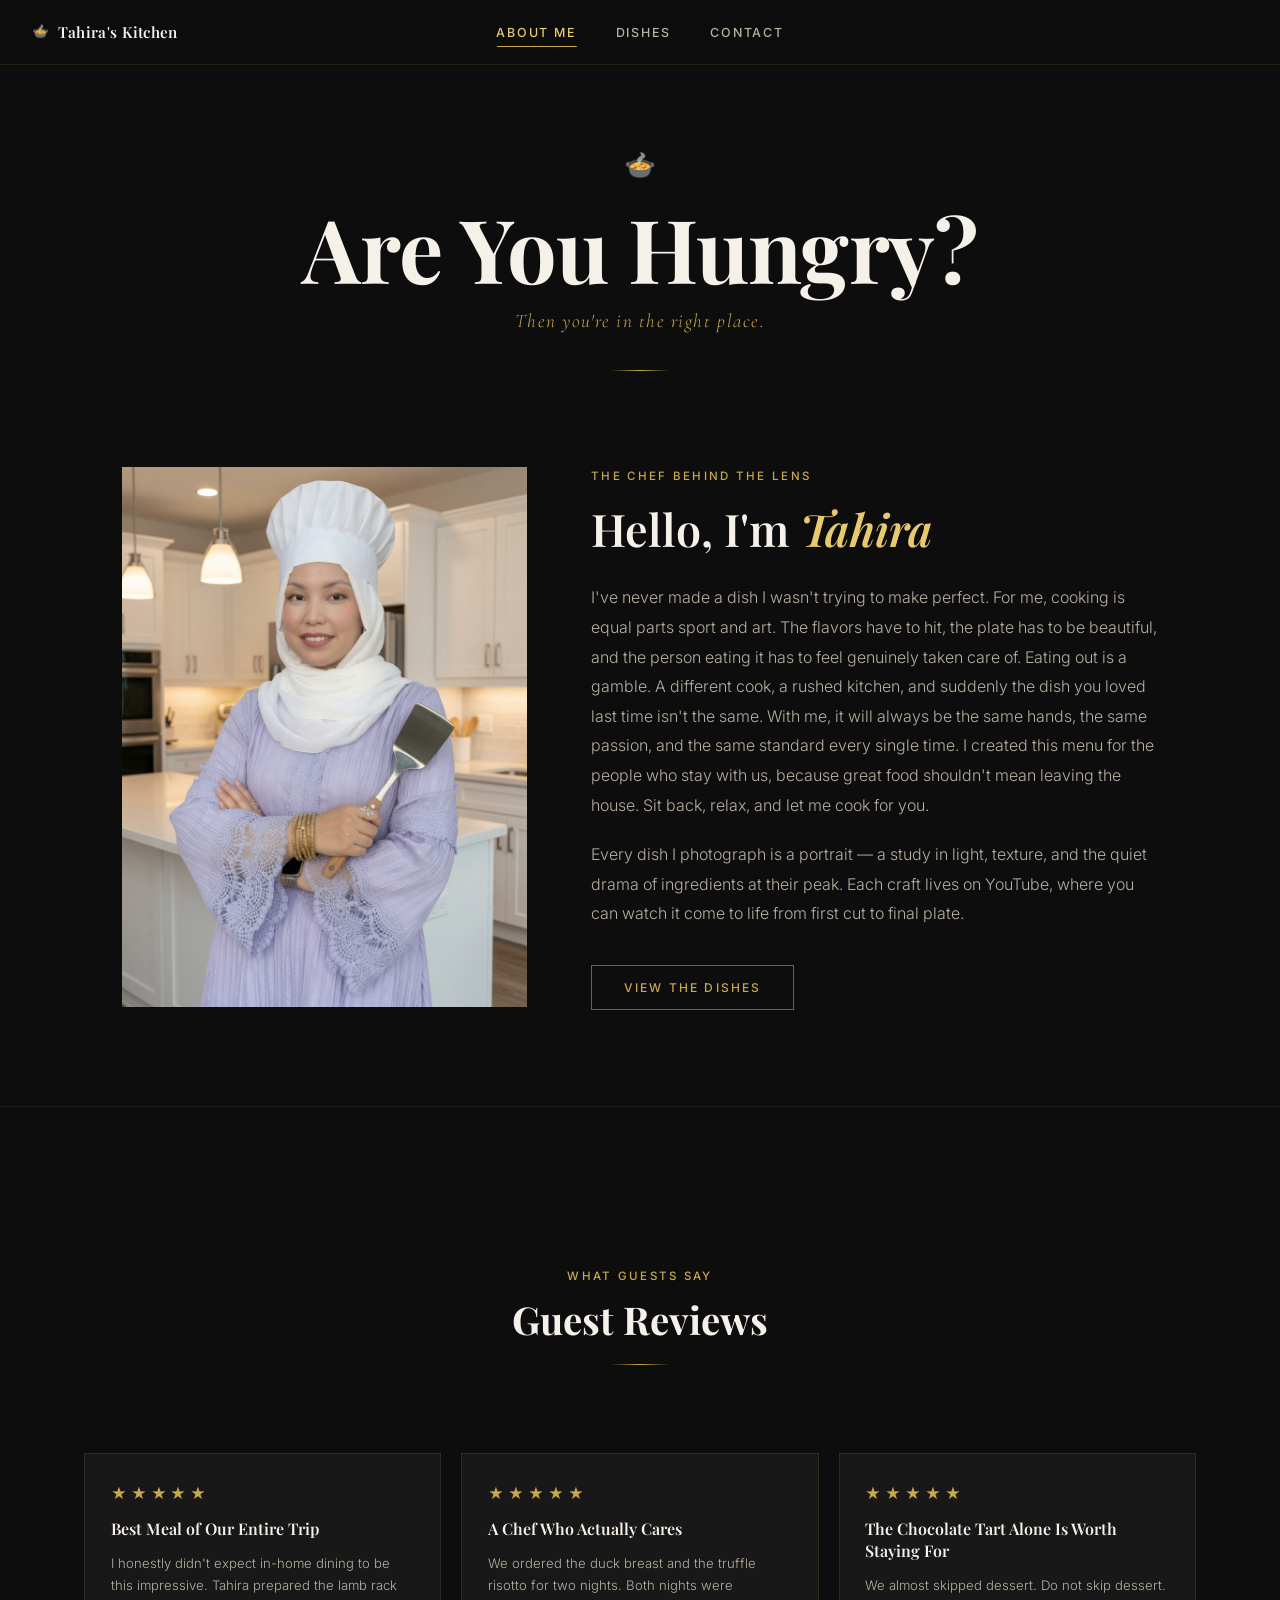
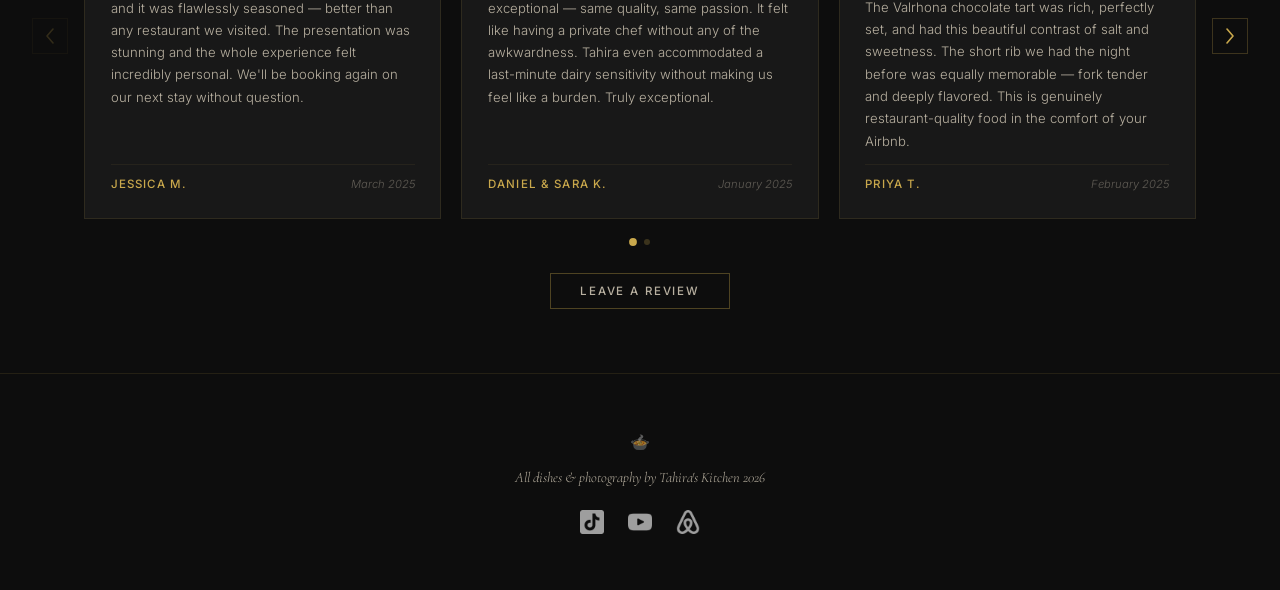
<file: index.html>
<!DOCTYPE html>
<html lang="en">
<head>
  <!-- Favicon -->
  <link rel="icon" href="images/favicon.ico" type="image/x-icon">
  <link rel="icon" href="images/favicon.png" type="image/png" sizes="32x32">
  <link rel="icon" href="images/favicon.png" type="image/png" sizes="192x192">
  <link rel="apple-touch-icon" href="images/favicon.png" sizes="180x180">
  <meta charset="UTF-8" />
  <meta name="viewport" content="width=device-width, initial-scale=1.0" />
  <title>Welcome All! — About Me</title>
  <link rel="stylesheet" href="style.css" />
  <link rel="preconnect" href="https://fonts.googleapis.com" />
  <link rel="preconnect" href="https://fonts.gstatic.com" crossorigin />
  <link href="https://fonts.googleapis.com/css2?family=Playfair+Display:ital,wght@0,400;0,600;0,700;1,400;1,600&family=Inter:wght@300;400;500&family=Cormorant+Garamond:ital,wght@1,300;1,400&display=swap" rel="stylesheet" />
</head>
<body data-page="about">

  <nav class="nav" id="nav" role="navigation" aria-label="Main navigation">
    <div class="nav-inner">
      <div class="nav-logo">
        <span class="nav-logo-mark">🍲</span>
        <span class="nav-logo-text">Tahira's Kitchen</span>
      </div>
      <ul class="nav-links" role="list">
        <li><a href="index.html"   class="nav-link" data-page="about">About Me</a></li>
        <li><a href="dishes.html"  class="nav-link" data-page="dishes">Dishes</a></li>
        <li><a href="contact.html" class="nav-link" data-page="contact">Contact</a></li>
      </ul>
      <button class="nav-hamburger" id="hamburger" aria-label="Open menu" aria-expanded="false" aria-controls="mobile-menu">
        <span class="bar"></span>
        <span class="bar"></span>
        <span class="bar"></span>
      </button>
    </div>
    <div class="nav-mobile-menu" id="mobile-menu" aria-hidden="true">
      <ul role="list">
        <li><a href="index.html"   class="nav-mobile-link" data-page="about">About Me</a></li>
        <li><a href="dishes.html"  class="nav-mobile-link" data-page="dishes">Dishes</a></li>
        <li><a href="contact.html" class="nav-mobile-link" data-page="contact">Contact</a></li>
      </ul>
    </div>
  </nav>

  <main>
    <div class="hero">
      <div class="hero-inner">
        <div class="logo-mark">🍲</div>
        <h1 class="site-title">Are You Hungry?</h1>
        <p class="site-tagline">Then you're in the right place.</p>
        <div class="header-rule"></div>
      </div>
    </div>

    <div class="about-content">
      <div class="about-grid">
        <div class="about-photo-wrap">
          <img src="images/tahira.jpg" alt="Tahira" class="about-photo" />
        </div>
        <div class="about-text">
          <p class="about-eyebrow">The Chef Behind the Lens</p>
          <h2 class="about-heading">Hello, I'm <em>Tahira</em></h2>
          <p class="about-body">
            I've never made a dish I wasn't trying to make perfect. For me, cooking is equal parts sport and art. The flavors have to hit, the plate has to be beautiful,
			and the person eating it has to feel genuinely taken care of. Eating out is a gamble. A different cook, a rushed kitchen, and suddenly the dish you loved last
			time isn't the same. With me, it will always be the same hands, the same passion, and the same standard every single time. I created this menu for the people who
			stay with us, because great food shouldn't mean leaving the house. Sit back, relax, and let me cook for you.
          </p>
          <p class="about-body">
            Every dish I photograph is a portrait — a study in light, texture, and the quiet drama of ingredients at their peak. Each craft lives on YouTube, where you can watch it come to life from first cut to final plate.
          </p>
          <a href="dishes.html" class="about-cta">View the Dishes</a>
        </div>
      </div>
    </div>
  </main>

  <!-- ── Reviews Slideshow ─────────────────────────────────────────── -->
  <section class="reviews-section" id="reviews-section" aria-label="Guest reviews">
    <div class="reviews-inner">
      <div class="section-header" style="margin-bottom:0">
        <p class="section-eyebrow">What Guests Say</p>
        <h2 class="section-title" style="font-size:clamp(1.6rem,4vw,2.4rem)">Guest Reviews</h2>
        <div class="header-rule"></div>
      </div>

      <div class="reviews-stage-wrap">
        <button class="reviews-arrow reviews-arrow-prev" id="reviews-prev" aria-label="Previous review">
          <svg width="10" height="16" viewBox="0 0 10 16" fill="none"><polyline points="8,1 2,8 8,15" stroke="currentColor" stroke-width="1.6" stroke-linecap="round" stroke-linejoin="round"/></svg>
        </button>

        <div class="reviews-stage" id="reviews-stage" aria-live="polite">
          <!-- Cards injected by JS -->
        </div>

        <button class="reviews-arrow reviews-arrow-next" id="reviews-next" aria-label="Next review">
          <svg width="10" height="16" viewBox="0 0 10 16" fill="none"><polyline points="2,1 8,8 2,15" stroke="currentColor" stroke-width="1.6" stroke-linecap="round" stroke-linejoin="round"/></svg>
        </button>
      </div>

      <div class="reviews-dots" id="reviews-dots" aria-hidden="true"></div>

      <div class="reviews-cta-wrap">
        <button class="reviews-leave-btn" id="reviews-leave-btn">Leave a Review</button>
      </div>
    </div>
  </section>

  <!-- ── Review Modal ───────────────────────────────────────────────── -->
  <div class="review-modal-overlay" id="review-modal-overlay" aria-hidden="true" role="dialog" aria-modal="true" aria-labelledby="review-modal-title">
    <div class="review-modal">
      <button class="review-modal-close" id="review-modal-close" aria-label="Close">✕</button>
      <p class="review-modal-eyebrow">Share Your Experience</p>
      <h3 class="review-modal-title" id="review-modal-title">Leave a Review</h3>
      <div class="review-modal-rule"></div>

      <form class="review-form" id="review-form">
        <!-- Star rating -->
        <div class="review-stars-wrap" role="group" aria-label="Star rating">
          <span class="review-stars-label">Your Rating</span>
          <div class="review-stars" id="review-stars">
            <button type="button" class="review-star" data-value="1" aria-label="1 star">★</button>
            <button type="button" class="review-star" data-value="2" aria-label="2 stars">★</button>
            <button type="button" class="review-star" data-value="3" aria-label="3 stars">★</button>
            <button type="button" class="review-star" data-value="4" aria-label="4 stars">★</button>
            <button type="button" class="review-star" data-value="5" aria-label="5 stars">★</button>
          </div>
        </div>

        <div class="review-field">
          <label for="review-name">Your Name</label>
          <input type="text" id="review-name" name="reviewer_name" placeholder="e.g. Jessica M." required />
        </div>
        <div class="review-field">
          <label for="review-title">Review Title</label>
          <input type="text" id="review-title-input" name="review_title" placeholder="Sum it up in a line" required />
        </div>
        <div class="review-field">
          <label for="review-body">Your Review</label>
          <textarea id="review-body" name="review_body" rows="4" placeholder="Tell others about your experience…" required></textarea>
        </div>

        <input type="hidden" name="review_rating" id="review-rating-hidden" />
        <input type="hidden" name="access_key" value="954e1a30-859f-419a-9e52-ee39890f1374" />
        <input type="hidden" name="subject" value="New Review — Tahira's Kitchen" />

        <button type="submit" class="review-submit-btn">Submit Review</button>
        <p class="review-form-note" id="review-form-note" aria-live="polite"></p>
      </form>
    </div>
  </div>

  <footer class="site-footer">
    <div class="footer-inner">
      <span class="footer-mark">🍲</span>
      <p>All dishes &amp; photography by <em>Tahira's Kitchen 2026</em></p>
      <div class="footer-social">
        <a href="https://www.tiktok.com/@Tahi.t1" target="_blank" rel="noopener noreferrer" class="footer-social-link" aria-label="TikTok">
          <img src="images/tiktok.png" alt="TikTok" class="footer-social-icon" />
        </a>
        <a href="https://www.youtube.com/@TahirasKitchen2026" target="_blank" rel="noopener noreferrer" class="footer-social-link" aria-label="YouTube">
          <img src="images/youtube.png" alt="YouTube" class="footer-social-icon" />
        </a>
        <a href="https://www.airbnb.com/rooms/YourListingID" target="_blank" rel="noopener noreferrer" class="footer-social-link" aria-label="Airbnb">
          <img src="images/airbnb.png" alt="Airbnb" class="footer-social-icon" />
        </a>
      </div>
    </div>
  </footer>

  <script src="main.js"></script>
</body>
</html>
</file>
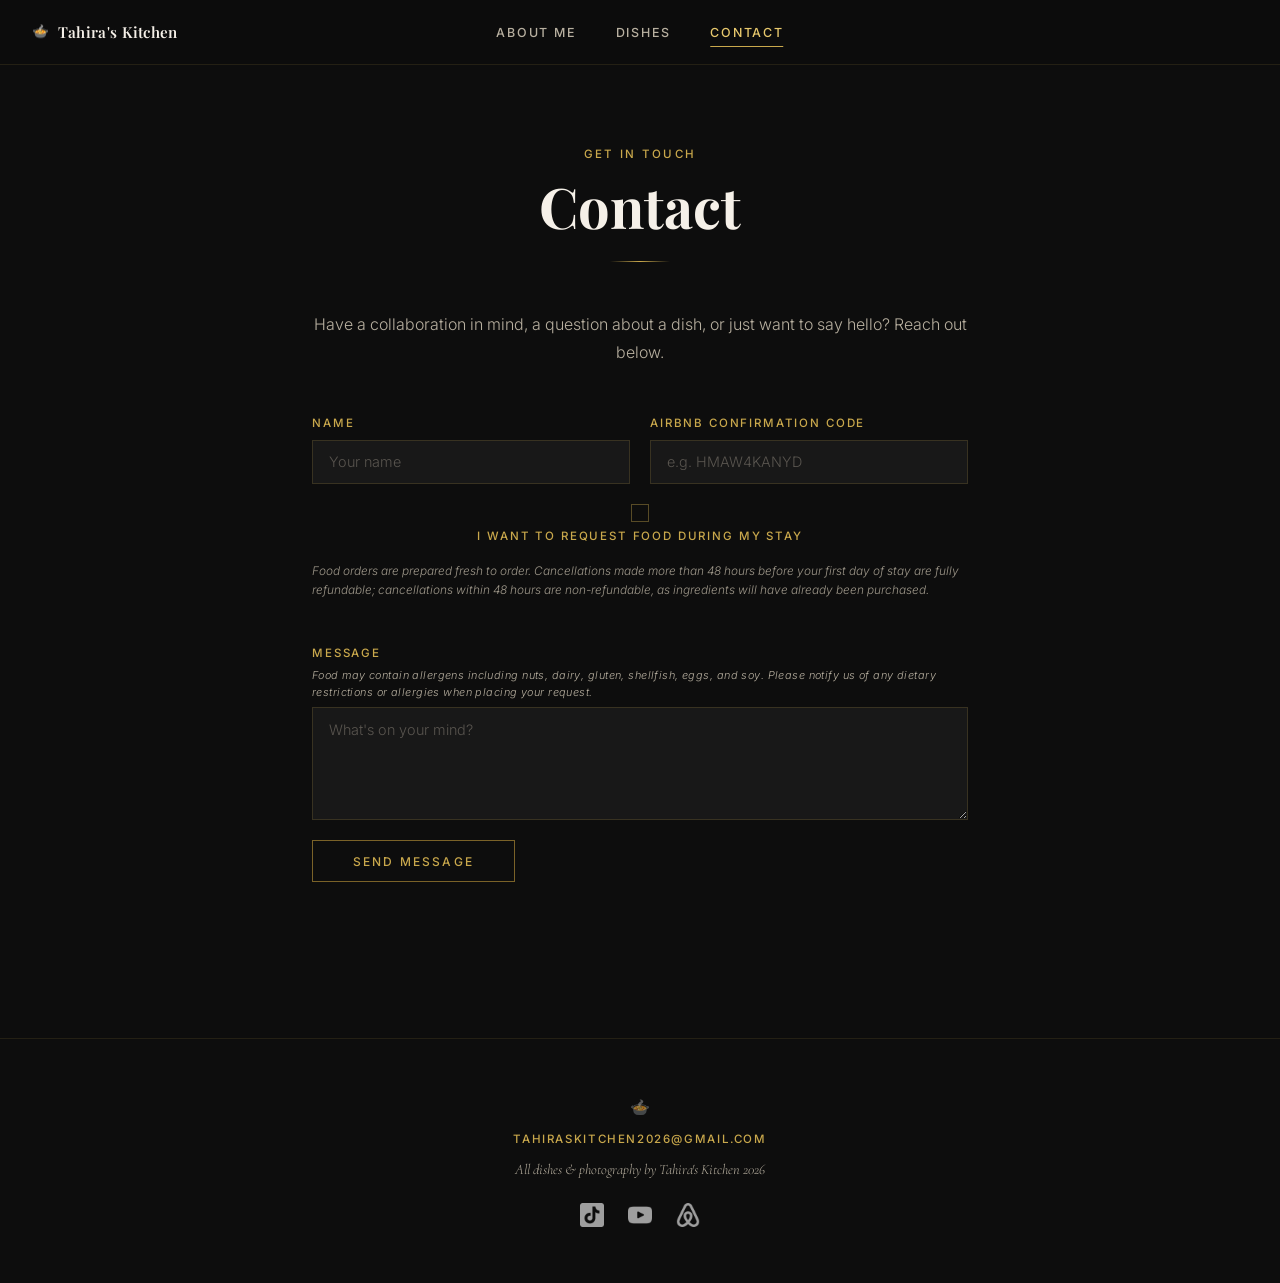
<file: contact.html>
<!DOCTYPE html>
<html lang="en">
<head>
  <!-- Favicon -->
  <link rel="icon" href="images/favicon.ico" type="image/x-icon">
  <link rel="icon" href="images/favicon.png" type="image/png" sizes="32x32">
  <link rel="icon" href="images/favicon.png" type="image/png" sizes="192x192">
  <link rel="apple-touch-icon" href="images/favicon.png" sizes="180x180">
  <meta charset="UTF-8" />
  <meta name="viewport" content="width=device-width, initial-scale=1.0" />
  <title>Tahira's Kitchen — Contact</title>
  <link rel="stylesheet" href="style.css" />
  <link rel="preconnect" href="https://fonts.googleapis.com" />
  <link rel="preconnect" href="https://fonts.gstatic.com" crossorigin />
  <link href="https://fonts.googleapis.com/css2?family=Playfair+Display:ital,wght@0,400;0,600;0,700;1,400;1,600&family=Inter:wght@300;400;500&family=Cormorant+Garamond:ital,wght@1,300;1,400&display=swap" rel="stylesheet" />
</head>
<body data-page="contact">

  <nav class="nav" id="nav" role="navigation" aria-label="Main navigation">
    <div class="nav-inner">
      <div class="nav-logo">
        <span class="nav-logo-mark">🍲</span>
        <a href="index.html" class="nav-logo-text">Tahira's Kitchen</a>
      </div>
      <ul class="nav-links" role="list">
        <li><a href="index.html"   class="nav-link" data-page="about">About Me</a></li>
        <li><a href="dishes.html"  class="nav-link" data-page="dishes">Dishes</a></li>
        <li><a href="contact.html" class="nav-link" data-page="contact">Contact</a></li>
      </ul>
      <button class="nav-hamburger" id="hamburger" aria-label="Open menu" aria-expanded="false" aria-controls="mobile-menu">
        <span class="bar"></span>
        <span class="bar"></span>
        <span class="bar"></span>
      </button>
    </div>
    <div class="nav-mobile-menu" id="mobile-menu" aria-hidden="true">
      <ul role="list">
        <li><a href="index.html"   class="nav-mobile-link" data-page="about">About Me</a></li>
        <li><a href="dishes.html"  class="nav-mobile-link" data-page="dishes">Dishes</a></li>
        <li><a href="contact.html" class="nav-mobile-link" data-page="contact">Contact</a></li>
      </ul>
    </div>
  </nav>

  <main>
    <div class="section-header">
      <p class="section-eyebrow">Get in Touch</p>
      <h1 class="section-title">Contact</h1>
      <div class="header-rule"></div>
    </div>

    <div class="contact-wrap">
      <p class="contact-intro">Have a collaboration in mind, a question about a dish, or just want to say hello? Reach out below.</p>

      <form class="contact-form" id="contact-form" onsubmit="handleContactSubmit(event)">
        <div class="form-row">
          <div class="form-field">
            <label for="contact-name">Name</label>
            <input type="text" id="contact-name" name="name" placeholder="Your name" required />
          </div>
          <div class="form-field">
            <label for="contact-airbnb">Airbnb Confirmation Code</label>
            <input type="text" id="contact-airbnb" name="airbnb_code" placeholder="e.g. HMAW4KANYD" />
          </div>
        </div>
        <!-- Food order toggle -->
        <div class="form-field order-toggle-field">
          <label class="order-toggle-label">
            <span class="order-toggle-checkbox-wrap">
              <input type="checkbox" id="order-toggle" class="order-toggle-input" />
              <span class="order-toggle-box"></span>
            </span>
            I want to request food during my stay
          </label>
          <p class="order-policy-note">Food orders are prepared fresh to order. Cancellations made more than 48 hours before your first day of stay are fully refundable; cancellations within 48 hours are non-refundable, as ingredients will have already been purchased.</p>
        </div>

        <!-- Order panel (hidden until checkbox checked) -->
        <div class="order-panel" id="order-panel" aria-hidden="true">

          <!-- STEP 1: Date range picker -->
          <div class="order-step" id="order-step-dates">
            <p class="order-list-eyebrow">Step 1 — Select your stay dates</p>
            <div class="order-cal-wrap">
              <div class="order-cal-fields">
                <div class="order-cal-field">
                  <label class="order-cal-label" for="order-checkin">Check-in</label>
                  <div class="order-cal-input-wrap">
                    <svg width="13" height="13" viewBox="0 0 13 13" fill="none" aria-hidden="true"><rect x="1" y="2" width="11" height="10" rx="1" stroke="currentColor" stroke-width="1.2"/><line x1="4" y1="1" x2="4" y2="4" stroke="currentColor" stroke-width="1.2" stroke-linecap="round"/><line x1="9" y1="1" x2="9" y2="4" stroke="currentColor" stroke-width="1.2" stroke-linecap="round"/><line x1="1" y1="5.5" x2="12" y2="5.5" stroke="currentColor" stroke-width="1.2"/></svg>
                    <input type="date" id="order-checkin" class="order-cal-input" />
                  </div>
                </div>
                <span class="order-cal-arrow">→</span>
                <div class="order-cal-field">
                  <label class="order-cal-label" for="order-checkout">Check-out</label>
                  <div class="order-cal-input-wrap">
                    <svg width="13" height="13" viewBox="0 0 13 13" fill="none" aria-hidden="true"><rect x="1" y="2" width="11" height="10" rx="1" stroke="currentColor" stroke-width="1.2"/><line x1="4" y1="1" x2="4" y2="4" stroke="currentColor" stroke-width="1.2" stroke-linecap="round"/><line x1="9" y1="1" x2="9" y2="4" stroke="currentColor" stroke-width="1.2" stroke-linecap="round"/><line x1="1" y1="5.5" x2="12" y2="5.5" stroke="currentColor" stroke-width="1.2"/></svg>
                    <input type="date" id="order-checkout" class="order-cal-input" />
                  </div>
                </div>
              </div>
              <p class="order-cal-hint" id="order-cal-hint"></p>
              <button type="button" class="order-cal-confirm-btn" id="order-cal-confirm" disabled>Continue to Menu</button>
            </div>
          </div>

          <!-- STEP 2: Per-night accordion (injected by JS) -->
          <div class="order-step" id="order-step-nights" hidden>
            <p class="order-list-eyebrow">Step 2 — Choose dishes &amp; time for each night</p>
            <div id="order-nights-wrap"></div>
            <div class="order-footer">
              <div class="order-total-wrap">
                <span class="order-total-label">Estimated Total</span>
                <span class="order-total-value" id="order-total-value">$0</span>
              </div>
              <button type="button" class="order-finish-btn" id="order-finish-btn">Finish Order</button>
            </div>
            <p class="order-validation-hint" id="order-validation-hint" aria-live="polite"></p>
          </div>

          <!-- STEP 3: Summary (shown after Finish) -->
          <div class="order-summary" id="order-summary" hidden>
            <div class="order-summary-inner">
              <div class="order-summary-lines" id="order-summary-lines"></div>
              <div class="order-summary-total-row">
                <span class="order-summary-total-label">Total</span>
                <span class="order-summary-total-value" id="order-summary-total"></span>
              </div>
            </div>
            <button type="button" class="order-edit-btn" id="order-edit-btn">
              <svg width="11" height="11" viewBox="0 0 11 11" fill="none" xmlns="http://www.w3.org/2000/svg" aria-hidden="true">
                <path d="M7.5 1.5 9.5 3.5 3.5 9.5H1.5V7.5L7.5 1.5Z" stroke="currentColor" stroke-width="1.2" stroke-linejoin="round"/>
              </svg>
              Edit Order
            </button>
          </div>

          <!-- Hidden field: full order serialized for email -->
          <input type="hidden" name="food_order" id="food-order-hidden" />
        </div>

        <div class="form-field">
          <label for="contact-message">
            Message
            <span class="form-field-hint">Food may contain allergens including nuts, dairy, gluten, shellfish, eggs, and soy. Please notify us of any dietary restrictions or allergies when placing your request.</span>
          </label>
          <textarea id="contact-message" name="message" rows="5" placeholder="What's on your mind?" required></textarea>
        </div>
        <button type="submit" class="contact-submit">Send Message</button>
        <p class="form-note" id="form-note" aria-live="polite"></p>

        <!-- Payment QR codes — shown only after a successful submission -->
        <div class="payment-qr-wrap" id="payment-qr-wrap" hidden>
          <p class="payment-qr-label">Scan to Pay</p>
          <div class="payment-qr-row">
            <div class="payment-qr-item">
              <img src="images/payment-zelle.jpg" alt="Zelle payment QR code" class="payment-qr-img" />
              <span class="payment-qr-caption">Zelle</span>
            </div>
            <div class="payment-qr-item">
              <img src="images/payment-venmo.jpg" alt="Venmo payment QR code" class="payment-qr-img" />
              <span class="payment-qr-caption">Venmo</span>
            </div>
          </div>
        </div>
      </form>

    </div>
  </main>

  <footer class="site-footer">
    <div class="footer-inner">
      <span class="footer-mark">🍲</span>
      <a href="mailto:TahirasKitchen2026@gmail.com" class="footer-email-link">TahirasKitchen2026@gmail.com</a>
      <p>All dishes &amp; photography by <em>Tahira's Kitchen 2026</em></p>
      <div class="footer-social">
        <a href="https://www.tiktok.com/@Tahi.t1" target="_blank" rel="noopener noreferrer" class="footer-social-link" aria-label="TikTok">
          <img src="images/tiktok.png" alt="TikTok" class="footer-social-icon" />
        </a>
        <a href="https://www.youtube.com/@TahirasKitchen2026" target="_blank" rel="noopener noreferrer" class="footer-social-link" aria-label="YouTube">
          <img src="images/youtube.png" alt="YouTube" class="footer-social-icon" />
        </a>
        <a href="https://www.airbnb.com/rooms/YourListingID" target="_blank" rel="noopener noreferrer" class="footer-social-link" aria-label="Airbnb">
          <img src="images/airbnb.png" alt="Airbnb" class="footer-social-icon" />
        </a>
      </div>
    </div>
  </footer>

  <script src="main.js"></script>
</body>
</html>
</file>
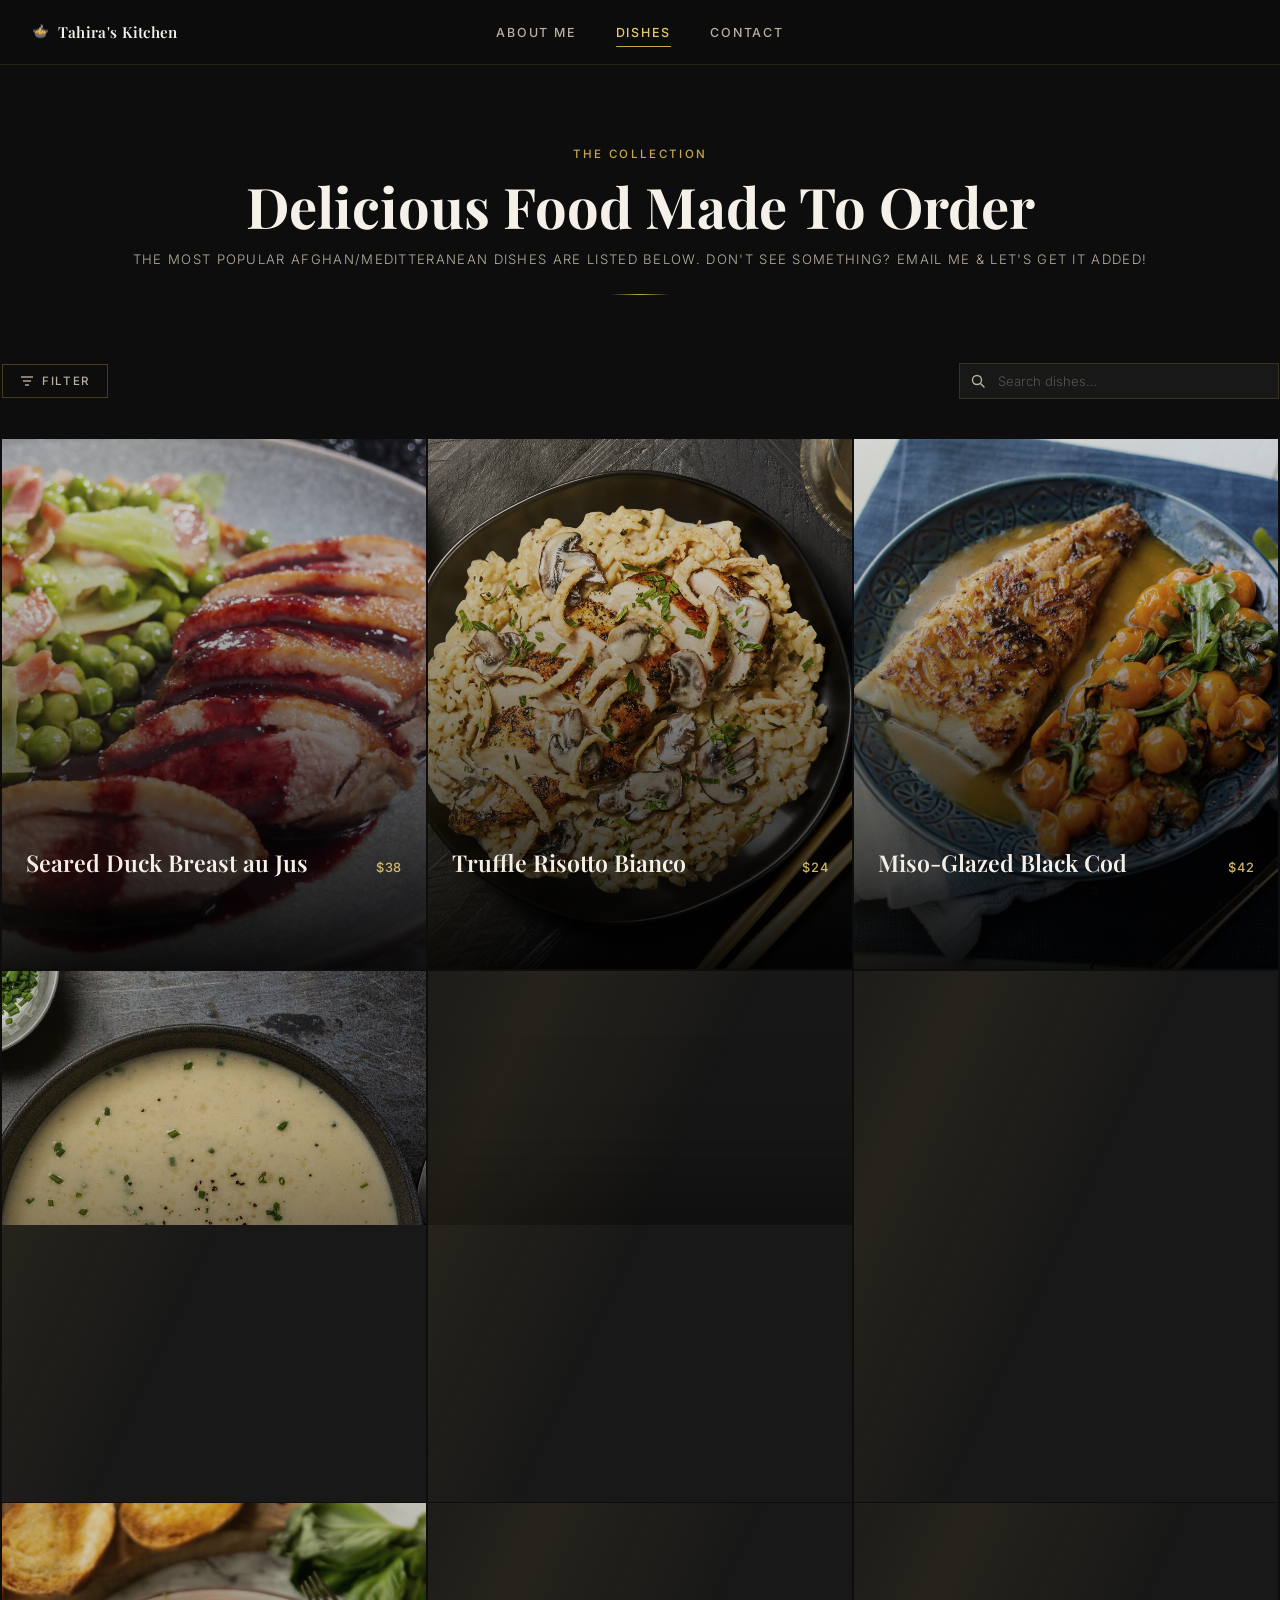
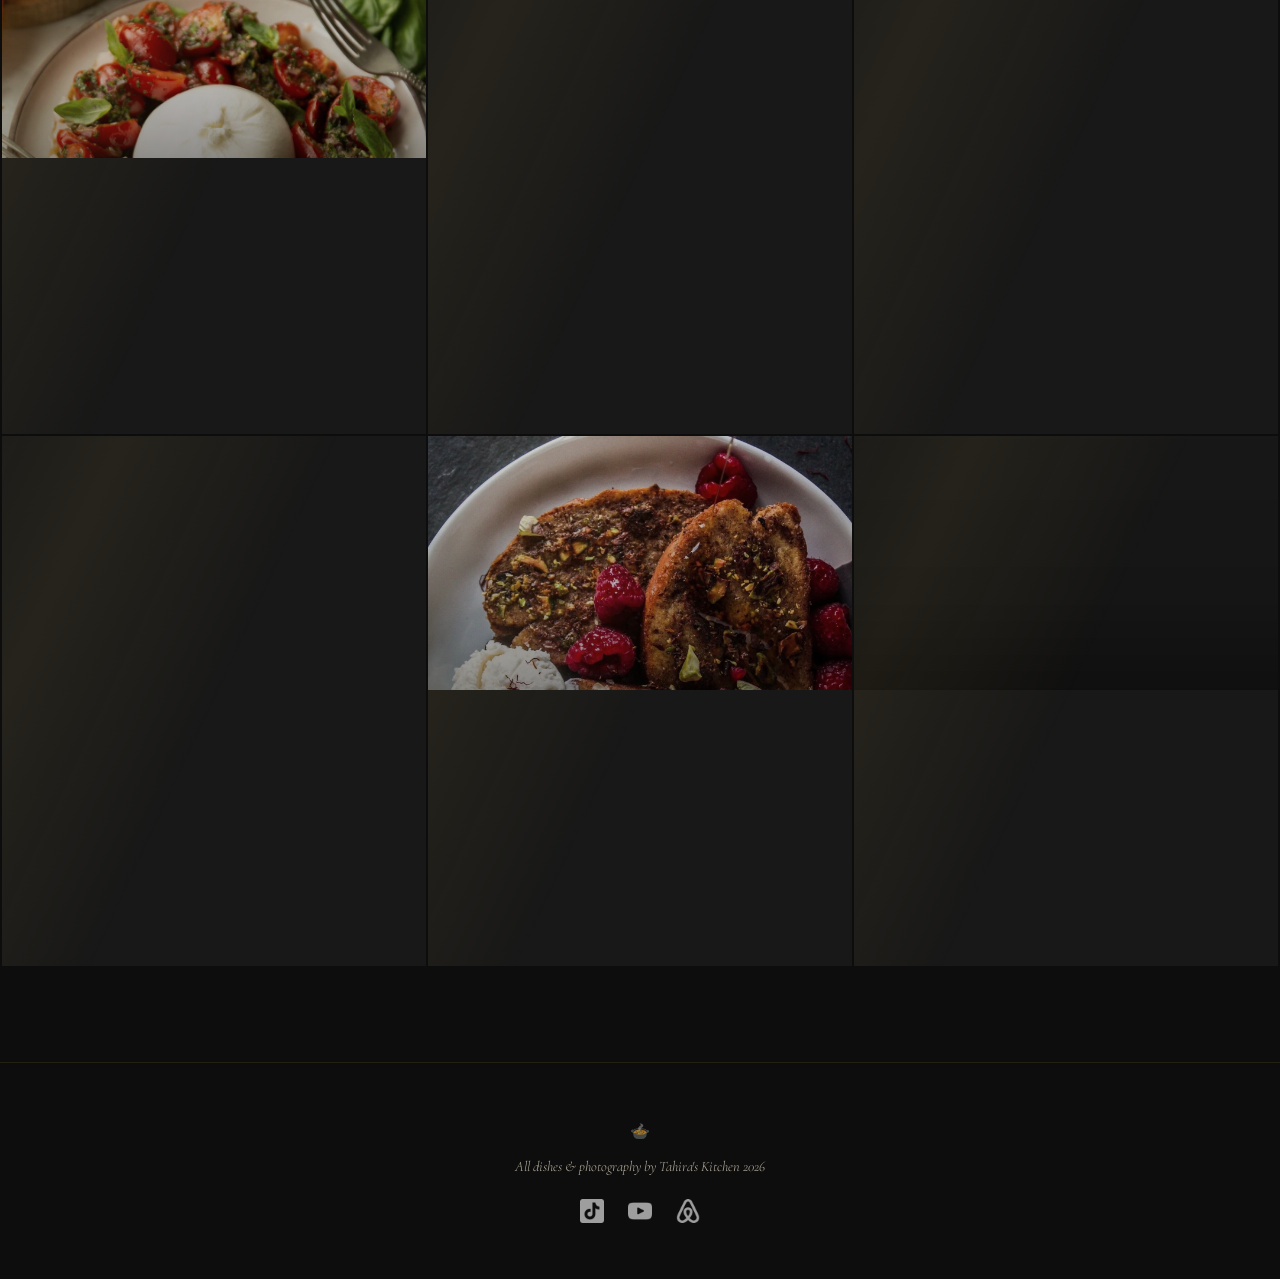
<file: dishes.html>
<!DOCTYPE html>
<html lang="en">
<head>
  <!-- Favicon -->
  <link rel="icon" href="images/favicon.ico" type="image/x-icon">
  <link rel="icon" href="images/favicon.png" type="image/png" sizes="32x32">
  <link rel="icon" href="images/favicon.png" type="image/png" sizes="192x192">
  <link rel="apple-touch-icon" href="images/favicon.png" sizes="180x180">
  <meta charset="UTF-8" />
  <meta name="viewport" content="width=device-width, initial-scale=1.0" />
  <title>Tahira's Kitchen — Dishes</title>
  <link rel="stylesheet" href="style.css" />
  <link rel="preconnect" href="https://fonts.googleapis.com" />
  <link rel="preconnect" href="https://fonts.gstatic.com" crossorigin />
  <link href="https://fonts.googleapis.com/css2?family=Playfair+Display:ital,wght@0,400;0,600;0,700;1,400;1,600&family=Inter:wght@300;400;500&family=Cormorant+Garamond:ital,wght@1,300;1,400&display=swap" rel="stylesheet" />
</head>
<body data-page="dishes">

  <nav class="nav" id="nav" role="navigation" aria-label="Main navigation">
    <div class="nav-inner">
      <div class="nav-logo">
        <span class="nav-logo-mark">🍲</span>
        <a href="index.html" class="nav-logo-text">Tahira's Kitchen</a>
      </div>
      <ul class="nav-links" role="list">
        <li><a href="index.html"   class="nav-link" data-page="about">About Me</a></li>
        <li><a href="dishes.html"  class="nav-link" data-page="dishes">Dishes</a></li>
        <li><a href="contact.html" class="nav-link" data-page="contact">Contact</a></li>
      </ul>
      <button class="nav-hamburger" id="hamburger" aria-label="Open menu" aria-expanded="false" aria-controls="mobile-menu">
        <span class="bar"></span>
        <span class="bar"></span>
        <span class="bar"></span>
      </button>
    </div>
    <div class="nav-mobile-menu" id="mobile-menu" aria-hidden="true">
      <ul role="list">
        <li><a href="index.html"   class="nav-mobile-link" data-page="about">About Me</a></li>
        <li><a href="dishes.html"  class="nav-mobile-link" data-page="dishes">Dishes</a></li>
        <li><a href="contact.html" class="nav-mobile-link" data-page="contact">Contact</a></li>
      </ul>
    </div>
  </nav>

  <main>
    <div class="section-header">
      <p class="section-eyebrow">The Collection</p>
      <h1 class="section-title">Delicious Food Made To Order</h1>
      <p class="section-sub">The Most Popular Afghan/Meditteranean Dishes Are Listed Below. Don't See Something? Email Me & Let's Get It Added! </p>
      <div class="header-rule"></div>
    </div>

    <div class="filter-toolbar" id="filter-toolbar">

      <!-- LEFT: Filter button + dropdown -->
      <div class="filter-left">
        <div class="filter-dropdown-wrap" id="filter-dropdown-wrap">
          <button class="filter-btn" id="filter-btn" aria-expanded="false" aria-controls="filter-panel">
            <svg width="14" height="14" viewBox="0 0 14 14" fill="none" xmlns="http://www.w3.org/2000/svg" aria-hidden="true">
              <line x1="1" y1="3" x2="13" y2="3" stroke="currentColor" stroke-width="1.4"/>
              <line x1="3" y1="7" x2="11" y2="7" stroke="currentColor" stroke-width="1.4"/>
              <line x1="5" y1="11" x2="9"  y2="11" stroke="currentColor" stroke-width="1.4"/>
            </svg>
            Filter
            <span class="filter-active-count" id="filter-active-count" aria-live="polite"></span>
          </button>

          <div class="filter-panel" id="filter-panel" aria-hidden="true">
            <div class="filter-panel-header">
              <span class="filter-panel-title">Filter by Tag</span>
              <button class="filter-clear-btn" id="filter-clear-btn">Clear all</button>
            </div>
            <ul class="filter-tag-list" id="filter-tag-list" role="group" aria-label="Filter tags">
              <!-- Injected by JS -->
            </ul>
            <button class="filter-apply-btn" id="filter-apply-btn">Apply</button>
          </div>
        </div>
      </div>

      <!-- RIGHT: Search input -->
      <div class="filter-right">
        <div class="filter-search-wrap">
          <svg class="filter-search-icon" width="14" height="14" viewBox="0 0 14 14" fill="none" xmlns="http://www.w3.org/2000/svg" aria-hidden="true">
            <circle cx="6" cy="6" r="4.5" stroke="currentColor" stroke-width="1.4"/>
            <line x1="9.5" y1="9.5" x2="13" y2="13" stroke="currentColor" stroke-width="1.4" stroke-linecap="round"/>
          </svg>
          <input type="search" class="filter-search" id="filter-search" placeholder="Search dishes…" aria-label="Search dishes" />
          <button class="filter-search-clear" id="filter-search-clear" aria-label="Clear search" hidden>✕</button>
        </div>
      </div>

    </div>

    <p class="filter-results-msg" id="filter-results-msg" aria-live="polite"></p>

    <div class="gallery" id="gallery">
      <!-- Cards injected by JS -->
    </div>
  </main>

  <footer class="site-footer">
    <div class="footer-inner">
      <span class="footer-mark">🍲</span>
      <p>All dishes &amp; photography by <em>Tahira's Kitchen 2026</em></p>
      <div class="footer-social">
        <a href="https://www.tiktok.com/@Tahi.t1" target="_blank" rel="noopener noreferrer" class="footer-social-link" aria-label="TikTok">
          <img src="images/tiktok.png" alt="TikTok" class="footer-social-icon" />
        </a>
        <a href="https://www.youtube.com/@TahirasKitchen2026" target="_blank" rel="noopener noreferrer" class="footer-social-link" aria-label="YouTube">
          <img src="images/youtube.png" alt="YouTube" class="footer-social-icon" />
        </a>
        <a href="https://www.airbnb.com/rooms/YourListingID" target="_blank" rel="noopener noreferrer" class="footer-social-link" aria-label="Airbnb">
          <img src="images/airbnb.png" alt="Airbnb" class="footer-social-icon" />
        </a>
      </div>
    </div>
  </footer>

  <script src="main.js"></script>
</body>
</html>
</file>
<file: style.css>
/* ============================================
   THE PORTRAIT KITCHEN — style.css
   Palette: Matte Black / Warm White / Gold
   ============================================ */

:root {
  --black:       #0d0d0d;
  --black-soft:  #141414;
  --black-card:  #181818;
  --black-hover: #1e1e1e;
  --white:       #f5f0e8;
  --white-dim:   #b8b0a0;
  --gold:        #c9a84c;
  --gold-bright: #e8c96d;
  --gold-dim:    #7a6228;
  --gold-glow:   rgba(201, 168, 76, 0.15);

  --font-display: 'Playfair Display', Georgia, serif;
  --font-body:    'Inter', system-ui, sans-serif;
  --font-italic:  'Cormorant Garamond', Georgia, serif;

  --nav-h: 64px;
  --transition: 0.4s cubic-bezier(0.25, 0.46, 0.45, 0.94);
}

/* ---- Reset & Base ---- */
*, *::before, *::after { box-sizing: border-box; margin: 0; padding: 0; }

html { scroll-behavior: smooth; }

body {
  background: var(--black);
  color: var(--white);
  font-family: var(--font-body);
  font-weight: 300;
  line-height: 1.6;
  -webkit-font-smoothing: antialiased;
}

img { display: block; width: 100%; height: 100%; object-fit: cover; }

a { text-decoration: none; color: inherit; }

ul[role="list"] { list-style: none; }


/* ================================================
   NAV
   ================================================ */

.nav {
  position: sticky;
  top: 0;
  z-index: 100;
  background: rgba(13, 13, 13, 0.96);
  backdrop-filter: blur(10px);
  -webkit-backdrop-filter: blur(10px);
  border-bottom: 1px solid rgba(201, 168, 76, 0.12);
}

.nav-inner {
  display: flex;
  align-items: center;
  justify-content: space-between;
  height: var(--nav-h);
  max-width: 1400px;
  margin: 0 auto;
  padding: 0 2rem;
  position: relative;
}

/* Logo — always left column */
.nav-logo {
  display: flex;
  align-items: center;
  gap: 0.55rem;
  justify-self: start;
}

.nav-logo-mark {
  color: var(--gold);
  font-size: 0.85rem;
  animation: pulse-gold 3s ease-in-out infinite;
}

.nav-logo-text {
  font-family: var(--font-display);
  font-size: 0.95rem;
  font-weight: 600;
  letter-spacing: 0.02em;
  color: var(--white);
  white-space: nowrap;
}

/* Desktop nav links — absolutely centered in the bar */
.nav-links {
  position: absolute;
  left: 50%;
  transform: translateX(-50%);
  display: flex;
  align-items: center;
  gap: 0.25rem;
}

.nav-link {
  position: relative;
  padding: 0.45rem 1.1rem;
  font-size: 0.78rem;
  letter-spacing: 0.14em;
  text-transform: uppercase;
  font-weight: 500;
  color: var(--white-dim);
  transition: color var(--transition);
}

.nav-link::after {
  content: '';
  position: absolute;
  bottom: 0;
  left: 50%;
  transform: translateX(-50%);
  width: 0;
  height: 1px;
  background: var(--gold);
  transition: width 0.35s ease;
}

.nav-link:hover {
  color: var(--white);
}

.nav-link:hover::after,
.nav-link.active::after {
  width: calc(100% - 2.2rem);
}

.nav-link.active {
  color: var(--gold-bright);
}

/* Hamburger — hidden on desktop */
.nav-hamburger {
  display: none;
  flex-direction: column;
  justify-content: center;
  gap: 5px;
  width: 36px;
  height: 36px;
  background: none;
  border: none;
  cursor: pointer;
  padding: 4px;
}

.bar {
  display: block;
  width: 100%;
  height: 1.5px;
  background: var(--white);
  border-radius: 2px;
  transition: transform 0.35s ease, opacity 0.25s ease;
  transform-origin: center;
}

/* Hamburger open state */
.nav-hamburger.open .bar:nth-child(1) { transform: translateY(6.5px) rotate(45deg); }
.nav-hamburger.open .bar:nth-child(2) { opacity: 0; transform: scaleX(0); }
.nav-hamburger.open .bar:nth-child(3) { width: 100%; transform: translateY(-6.5px) rotate(-45deg); }

/* Mobile dropdown */
.nav-mobile-menu {
  overflow: hidden;
  max-height: 0;
  transition: max-height 0.4s cubic-bezier(0.25, 0.46, 0.45, 0.94);
  border-top: 0px solid rgba(201, 168, 76, 0);
}

.nav-mobile-menu.open {
  max-height: 220px;
  border-top: 1px solid rgba(201, 168, 76, 0.12);
}

.nav-mobile-menu ul {
  display: flex;
  flex-direction: column;
  align-items: center;
  padding: 0.5rem 0 1rem;
}

.nav-mobile-link {
  display: block;
  padding: 0.85rem 2rem;
  font-size: 0.82rem;
  letter-spacing: 0.14em;
  text-transform: uppercase;
  font-weight: 500;
  color: var(--white-dim);
  text-align: center;
  transition: color 0.25s ease;
}

.nav-mobile-link:hover,
.nav-mobile-link.active {
  color: var(--gold-bright);
}


/* ================================================
   PAGE SECTIONS
   ================================================ */

.page-section {
  scroll-margin-top: var(--nav-h);
}


/* ================================================
   ABOUT SECTION
   ================================================ */

.hero {
  text-align: center;
  padding: 5rem 2rem 2rem;
}

.hero-inner {
  display: flex;
  flex-direction: column;
  align-items: center;
  gap: 0.6rem;
}

@keyframes pulse-gold {
  0%, 100% { opacity: 1; transform: scale(1); }
  50%       { opacity: 0.6; transform: scale(0.88); }
}

.logo-mark {
  color: var(--gold);
  font-size: 1.6rem;
  animation: pulse-gold 3s ease-in-out infinite;
  margin-bottom: 0.25rem;
}

.site-title {
  font-family: var(--font-display);
  font-size: clamp(2.6rem, 7vw, 5.5rem);
  font-weight: 700;
  letter-spacing: -0.01em;
  color: var(--white);
  line-height: 1.1;
}

.site-tagline {
  font-family: var(--font-italic);
  font-style: italic;
  font-size: clamp(0.95rem, 2vw, 1.2rem);
  color: var(--gold);
  font-weight: 300;
  letter-spacing: 0.08em;
}

.header-rule {
  width: 60px;
  height: 1px;
  background: linear-gradient(90deg, transparent, var(--gold), transparent);
  margin: 1.5rem auto 0;
}

/* About body */
.about-content {
  max-width: 1100px;
  margin: 0 auto;
  padding: 4rem 2rem 6rem;
}

.about-grid {
  display: grid;
  grid-template-columns: 1fr 1.4fr;
  gap: 4rem;
  align-items: start;
}

.about-photo-wrap {
  position: sticky;
  top: calc(var(--nav-h) + 2rem);
}

.about-photo-placeholder {
  aspect-ratio: 3 / 4;
  background: var(--black-card);
  border: 1px solid rgba(201, 168, 76, 0.15);
  display: flex;
  align-items: center;
  justify-content: center;
  color: var(--gold-dim);
  font-size: 0.8rem;
  letter-spacing: 0.1em;
  text-transform: uppercase;
  font-style: italic;
}

/* Replace the placeholder with a real image:
   <img src="images/your-photo.jpg" alt="Your Name" class="about-photo" />
   and give it:  width:100%; height:100%; object-fit:cover; */

.about-eyebrow {
  font-size: 0.72rem;
  letter-spacing: 0.2em;
  text-transform: uppercase;
  color: var(--gold);
  font-weight: 500;
  margin-bottom: 1rem;
}

.about-heading {
  font-family: var(--font-display);
  font-size: clamp(1.8rem, 4vw, 2.8rem);
  font-weight: 600;
  line-height: 1.2;
  color: var(--white);
  margin-bottom: 1.75rem;
}

.about-heading em {
  font-style: italic;
  color: var(--gold-bright);
}

.about-body {
  color: var(--white-dim);
  font-size: 1rem;
  line-height: 1.85;
  margin-bottom: 1.25rem;
}

.about-cta {
  display: inline-block;
  margin-top: 1rem;
  padding: 0.75rem 2rem;
  border: 1px solid var(--gold-dim);
  font-size: 0.75rem;
  letter-spacing: 0.18em;
  text-transform: uppercase;
  color: var(--gold);
  font-weight: 500;
  transition: background var(--transition), color var(--transition), border-color var(--transition);
}

.about-cta:hover {
  background: var(--gold);
  color: var(--black);
  border-color: var(--gold);
}


/* ================================================
   SECTION HEADERS (Dishes / Contact)
   ================================================ */

.section-header {
  text-align: center;
  padding: 5rem 2rem 3rem;
}

.section-eyebrow {
  font-size: 0.72rem;
  letter-spacing: 0.2em;
  text-transform: uppercase;
  color: var(--gold);
  font-weight: 500;
  margin-bottom: 0.75rem;
}

.section-title {
  font-family: var(--font-display);
  font-size: clamp(2rem, 5vw, 3.5rem);
  font-weight: 700;
  color: var(--white);
  line-height: 1.1;
  margin-bottom: 0.75rem;
}

.section-sub {
  font-size: 0.82rem;
  color: var(--white-dim);
  letter-spacing: 0.1em;
  text-transform: uppercase;
}


/* ================================================
   GALLERY GRID
   ================================================ */

.gallery {
  display: grid;
  grid-template-columns: repeat(auto-fill, minmax(min(100%, 340px), 1fr));
  gap: 1.5px;
  max-width: 1400px;
  margin: 0 auto;
  padding: 0 1.5px 6rem;
}


/* ================================================
   CARDS
   ================================================ */

.card {
  position: relative;
  background: var(--black-card);
  overflow: hidden;
  cursor: pointer;
  aspect-ratio: 4 / 5;
  opacity: 0;
  transform: translateY(24px);
  transition: opacity 0.6s ease, transform 0.6s ease;
}

.card.visible {
  opacity: 1;
  transform: translateY(0);
}

/* Shimmer sweep */
.card::before {
  content: '';
  position: absolute;
  inset: 0;
  background: linear-gradient(
    115deg,
    transparent 30%,
    rgba(201, 168, 76, 0.08) 50%,
    transparent 70%
  );
  background-size: 200% 100%;
  background-position: -100% 0;
  z-index: 2;
  transition: background-position 0.7s ease;
  pointer-events: none;
}

.card:hover::before { background-position: 200% 0; }

/* Gold border reveal */
.card::after {
  content: '';
  position: absolute;
  inset: 0;
  border: 1px solid transparent;
  transition: border-color var(--transition);
  z-index: 3;
  pointer-events: none;
}

.card:hover::after { border-color: var(--gold-dim); }

.card-image {
  position: absolute;
  inset: 0;
  overflow: hidden;
}

.card-image img {
  transition: transform 0.8s cubic-bezier(0.25, 0.46, 0.45, 0.94), filter 0.8s ease;
  filter: grayscale(20%) brightness(0.85);
}

.card:hover .card-image img {
  transform: scale(1.06);
  filter: grayscale(0%) brightness(0.75);
}

.card-overlay {
  position: absolute;
  inset: 0;
  background: linear-gradient(to top, rgba(0,0,0,0.92) 0%, rgba(0,0,0,0.5) 40%, rgba(0,0,0,0.1) 70%, transparent 100%);
  z-index: 1;
}

.card-content {
  position: absolute;
  bottom: 0;
  left: 0;
  right: 0;
  padding: 1.75rem 1.5rem 1.5rem;
  z-index: 4;
  transform: translateY(4px);
  transition: transform var(--transition);
}

.card:hover .card-content { transform: translateY(0); }

.card-category {
  font-size: 0.68rem;
  letter-spacing: 0.18em;
  text-transform: uppercase;
  color: var(--gold);
  margin-bottom: 0.5rem;
  font-weight: 500;
  opacity: 0;
  transform: translateY(6px);
  transition: opacity 0.4s ease 0.05s, transform 0.4s ease 0.05s;
}

.card:hover .card-category { opacity: 1; transform: translateY(0); }

.card-title {
  font-family: var(--font-display);
  font-size: clamp(1.1rem, 2.5vw, 1.45rem);
  font-weight: 600;
  line-height: 1.25;
  margin-bottom: 0.65rem;
  color: var(--white);
}

/* Title row: title left, price right */
.card-title-row {
  display: flex;
  align-items: baseline;
  justify-content: space-between;
  gap: 0.75rem;
  margin-bottom: 0.65rem;
}

.card-price {
  font-family: var(--font-body);
  font-size: 0.8rem;
  font-weight: 500;
  letter-spacing: 0.06em;
  color: var(--gold-bright);
  white-space: nowrap;
  flex-shrink: 0;
  opacity: 0.9;
}

.card-description {
  font-size: 0.82rem;
  color: var(--white-dim);
  line-height: 1.6;
  font-weight: 300;
  max-height: 0;
  overflow: hidden;
  opacity: 0;
  transition: max-height 0.5s ease, opacity 0.4s ease 0.1s;
}

.card:hover .card-description { max-height: 80px; opacity: 1; }

.card-image-fallback {
  position: absolute;
  inset: 0;
  background: linear-gradient(135deg, #1a1a1a, #0d0d0d);
  display: flex;
  align-items: center;
  justify-content: center;
  font-size: 3rem;
  opacity: 0.3;
}


/* ================================================
   CARD FLIP — Ingredient List
   ================================================ */

/* Wrapper that holds perspective */
.card-flip-wrapper {
  perspective: 1200px;
  position: absolute;
  inset: 0;
  pointer-events: none; /* let the front face handle its own clicks */
}

/* Inner container that rotates */
.card-flip-inner {
  position: relative;
  width: 100%;
  height: 100%;
  transform-style: preserve-3d;
  transition: transform 0.65s cubic-bezier(0.4, 0.2, 0.2, 1);
  pointer-events: none;
}

/* Flipped state — applied to .card.flipped .card-flip-inner */
.card.flipped .card-flip-inner {
  transform: rotateY(180deg);
}

/* Both faces */
.card-front,
.card-back {
  position: absolute;
  inset: 0;
  backface-visibility: hidden;
  -webkit-backface-visibility: hidden;
  pointer-events: auto;
}

/* Front face: holds the existing image + overlay + content */
.card-front {
  transform: rotateY(0deg);
}

/* Back face: ingredient panel */
.card-back {
  transform: rotateY(180deg);
  background: var(--black-card);
  border: 1px solid rgba(201, 168, 76, 0.18);
  display: flex;
  flex-direction: column;
  padding: 1.75rem 1.5rem 1.5rem;
  overflow-y: auto;
}

.card-back-header {
  display: flex;
  align-items: center;
  justify-content: space-between;
  margin-bottom: 1.1rem;
  padding-bottom: 0.75rem;
  border-bottom: 1px solid rgba(201, 168, 76, 0.15);
  flex-shrink: 0;
}

.card-back-title {
  font-family: var(--font-display);
  font-size: 0.88rem;
  font-weight: 600;
  color: var(--white);
  line-height: 1.3;
}

.card-back-close {
  background: none;
  border: none;
  color: var(--gold);
  font-size: 1.1rem;
  cursor: pointer;
  line-height: 1;
  padding: 0.2rem 0.35rem;
  opacity: 0.7;
  transition: opacity 0.2s ease;
  flex-shrink: 0;
}

.card-back-close:hover { opacity: 1; }

.card-back-eyebrow {
  font-size: 0.65rem;
  letter-spacing: 0.18em;
  text-transform: uppercase;
  color: var(--gold);
  font-weight: 500;
  margin-bottom: 0.6rem;
  flex-shrink: 0;
}

.card-ingredients {
  list-style: none;
  display: flex;
  flex-direction: column;
  gap: 0.45rem;
  overflow-y: auto;
  flex: 1;
}

.card-ingredients li {
  display: flex;
  align-items: center;
  gap: 0.55rem;
  font-size: 0.8rem;
  color: var(--white-dim);
  font-weight: 300;
  line-height: 1.4;
}

.card-ingredients li::before {
  content: '✦';
  color: var(--gold);
  font-size: 0.45rem;
  flex-shrink: 0;
  opacity: 0.7;
}

/* Actions container: stacks vertically on desktop, side-by-side on mobile */
.card-actions {
  display: flex;
  flex-direction: column;
  gap: 0.35rem;
  margin-top: 0.85rem;
  opacity: 0;
  transform: translateY(6px);
  transition: opacity 0.35s ease 0.1s, transform 0.35s ease 0.1s;
}

.card:hover .card-actions { opacity: 1; transform: translateY(0); }

/* Ingredient List button */
.card-ingredients-btn {
  display: inline-flex;
  align-items: center;
  gap: 0.4rem;
  font-size: 0.72rem;
  letter-spacing: 0.14em;
  text-transform: uppercase;
  color: var(--white-dim);
  font-weight: 500;
  background: none;
  border: none;
  cursor: pointer;
  padding: 0;
  font-family: var(--font-body);
  transition: color 0.25s ease;
}

.card-ingredients-btn:hover { color: var(--gold-bright); }

/* Watch on YouTube link */
.card-watch {
  display: inline-flex;
  align-items: center;
  gap: 0.4rem;
  font-size: 0.72rem;
  letter-spacing: 0.14em;
  text-transform: uppercase;
  color: var(--gold);
  font-weight: 500;
}

.card-watch svg { flex-shrink: 0; }



/* ================================================
   FILTER TOOLBAR
   ================================================ */

.filter-toolbar {
  display: flex;
  align-items: center;
  justify-content: space-between;
  gap: 1rem;
  max-width: 1400px;
  margin: 0 auto 0;
  padding: 1.25rem 1.5px 1.5rem;
}

/* ---- Left side ---- */
.filter-left {
  display: flex;
  align-items: center;
  gap: 0.75rem;
  flex-shrink: 0;
}

.filter-dropdown-wrap {
  position: relative;
}

.filter-btn {
  display: inline-flex;
  align-items: center;
  gap: 0.5rem;
  padding: 0.55rem 1.1rem;
  background: transparent;
  border: 1px solid rgba(201, 168, 76, 0.3);
  color: var(--white-dim);
  font-family: var(--font-body);
  font-size: 0.72rem;
  letter-spacing: 0.14em;
  text-transform: uppercase;
  font-weight: 500;
  cursor: pointer;
  transition: color var(--transition), border-color var(--transition), background var(--transition);
  white-space: nowrap;
  position: relative;
}

.filter-btn:hover,
.filter-btn.active {
  color: var(--gold-bright);
  border-color: var(--gold);
}

.filter-btn.active {
  background: rgba(201, 168, 76, 0.08);
}

.filter-active-count {
  display: none;
  background: var(--gold);
  color: var(--black);
  font-size: 0.6rem;
  font-weight: 700;
  min-width: 16px;
  height: 16px;
  border-radius: 8px;
  padding: 0 4px;
  align-items: center;
  justify-content: center;
  line-height: 1;
}

.filter-active-count.visible {
  display: inline-flex;
}

/* Filter panel (dropdown) */
.filter-panel {
  position: absolute;
  top: calc(100% + 8px);
  left: 0;
  z-index: 200;
  background: #1a1a1a;
  border: 1px solid rgba(201, 168, 76, 0.2);
  min-width: 220px;
  padding: 1rem;
  opacity: 0;
  transform: translateY(-6px);
  pointer-events: none;
  transition: opacity 0.25s ease, transform 0.25s ease;
}

.filter-panel.open {
  opacity: 1;
  transform: translateY(0);
  pointer-events: auto;
}

.filter-panel-header {
  display: flex;
  align-items: center;
  justify-content: space-between;
  margin-bottom: 0.85rem;
  padding-bottom: 0.65rem;
  border-bottom: 1px solid rgba(201, 168, 76, 0.12);
}

.filter-panel-title {
  font-size: 0.68rem;
  letter-spacing: 0.18em;
  text-transform: uppercase;
  color: var(--gold);
  font-weight: 500;
}

.filter-clear-btn {
  background: none;
  border: none;
  font-family: var(--font-body);
  font-size: 0.68rem;
  letter-spacing: 0.08em;
  text-transform: uppercase;
  color: var(--white-dim);
  cursor: pointer;
  padding: 0;
  transition: color 0.2s ease;
}

.filter-clear-btn:hover { color: var(--gold-bright); }

.filter-tag-list {
  display: flex;
  flex-direction: column;
  gap: 0.5rem;
  margin-bottom: 1rem;
  list-style: none;
}

.filter-tag-item {
  display: flex;
  align-items: center;
  gap: 0.6rem;
  cursor: pointer;
}

.filter-tag-item input[type="checkbox"] {
  appearance: none;
  -webkit-appearance: none;
  width: 14px;
  height: 14px;
  border: 1px solid rgba(201, 168, 76, 0.35);
  background: transparent;
  cursor: pointer;
  flex-shrink: 0;
  position: relative;
  transition: border-color 0.2s ease, background 0.2s ease;
}

.filter-tag-item input[type="checkbox"]:checked {
  background: var(--gold);
  border-color: var(--gold);
}

.filter-tag-item input[type="checkbox"]:checked::after {
  content: '';
  position: absolute;
  left: 3px;
  top: 1px;
  width: 5px;
  height: 8px;
  border: 1.5px solid var(--black);
  border-top: none;
  border-left: none;
  transform: rotate(45deg);
}

.filter-tag-item label {
  font-size: 0.8rem;
  color: var(--white-dim);
  cursor: pointer;
  font-weight: 300;
  transition: color 0.2s ease;
  user-select: none;
}

.filter-tag-item:hover label,
.filter-tag-item input:checked + label {
  color: var(--white);
}

.filter-apply-btn {
  width: 100%;
  padding: 0.55rem;
  background: transparent;
  border: 1px solid var(--gold-dim);
  color: var(--gold);
  font-family: var(--font-body);
  font-size: 0.7rem;
  letter-spacing: 0.16em;
  text-transform: uppercase;
  font-weight: 500;
  cursor: pointer;
  transition: background var(--transition), color var(--transition), border-color var(--transition);
}

.filter-apply-btn:hover {
  background: var(--gold);
  color: var(--black);
  border-color: var(--gold);
}

/* ---- Right side: search ---- */
.filter-right {
  flex: 1;
  max-width: 320px;
  margin-left: auto;
}

.filter-search-wrap {
  position: relative;
  display: flex;
  align-items: center;
}

.filter-search-icon {
  position: absolute;
  left: 0.8rem;
  color: var(--white-dim);
  pointer-events: none;
  flex-shrink: 0;
}

.filter-search {
  width: 100%;
  background: var(--black-card);
  border: 1px solid rgba(201, 168, 76, 0.18);
  color: var(--white);
  font-family: var(--font-body);
  font-size: 0.82rem;
  font-weight: 300;
  padding: 0.55rem 2.2rem 0.55rem 2.4rem;
  outline: none;
  transition: border-color var(--transition);
  -webkit-appearance: none;
}

.filter-search::placeholder { color: rgba(184, 176, 160, 0.4); }
.filter-search:focus { border-color: var(--gold); }
/* hide browser's native clear X */
.filter-search::-webkit-search-cancel-button { display: none; }

.filter-search-clear {
  position: absolute;
  right: 0.6rem;
  background: none;
  border: none;
  color: var(--white-dim);
  font-size: 0.72rem;
  cursor: pointer;
  padding: 0.2rem;
  line-height: 1;
  transition: color 0.2s ease;
}

.filter-search-clear:hover { color: var(--gold-bright); }

/* Results message */
.filter-results-msg {
  text-align: center;
  font-size: 0.78rem;
  letter-spacing: 0.1em;
  text-transform: uppercase;
  color: var(--white-dim);
  font-style: italic;
  min-height: 1.2em;
  padding: 0 1.5px 1rem;
  max-width: 1400px;
  margin: 0 auto;
}

/* No-results message inside gallery */
.gallery-empty-msg {
  grid-column: 1 / -1;
  padding: 4rem 2rem;
  text-align: center;
  color: var(--white-dim);
  font-style: italic;
  font-size: 0.9rem;
}


/* ================================================
   CONTACT — FOOD ORDER PANEL
   ================================================ */

/* Toggle row */
.order-toggle-field { margin-bottom: 0.25rem; }

.order-toggle-label {
  display: inline-flex;
  align-items: center;
  gap: 0.75rem;
  cursor: pointer;
  font-size: 0.88rem;
  color: var(--white);
  font-weight: 400;
  user-select: none;
  letter-spacing: 0.02em;
}

.order-toggle-checkbox-wrap {
  position: relative;
  flex-shrink: 0;
  width: 18px;
  height: 18px;
}

.order-toggle-input {
  position: absolute;
  opacity: 0;
  width: 0;
  height: 0;
}

.order-toggle-box {
  display: block;
  width: 18px;
  height: 18px;
  border: 1px solid rgba(201, 168, 76, 0.4);
  background: transparent;
  transition: background 0.2s ease, border-color 0.2s ease;
  flex-shrink: 0;
  position: relative;
}

.order-toggle-input:checked ~ .order-toggle-box {
  background: var(--gold);
  border-color: var(--gold);
}

.order-toggle-input:checked ~ .order-toggle-box::after {
  content: '';
  position: absolute;
  left: 4px;
  top: 1px;
  width: 6px;
  height: 10px;
  border: 2px solid var(--black);
  border-top: none;
  border-left: none;
  transform: rotate(45deg);
}

/* Panel container */
.order-panel {
  overflow: hidden;
  max-height: 0;
  opacity: 0;
  transition: max-height 0.45s cubic-bezier(0.4, 0, 0.2, 1),
              opacity 0.3s ease,
              margin 0.3s ease;
  margin-bottom: 0;
}

.order-panel.open {
  max-height: 600px;
  opacity: 1;
  margin-bottom: 1.25rem;
}

/* Dish list scroll area */
.order-list-wrap {
  border: 1px solid rgba(201, 168, 76, 0.18);
  background: rgba(0,0,0,0.25);
}

.order-list-eyebrow {
  font-size: 0.65rem;
  letter-spacing: 0.18em;
  text-transform: uppercase;
  color: var(--gold);
  font-weight: 500;
  padding: 0.9rem 1.1rem 0.6rem;
  border-bottom: 1px solid rgba(201, 168, 76, 0.1);
}

.order-dish-list {
  list-style: none;
  max-height: 280px;
  overflow-y: auto;
  overscroll-behavior: contain;
  scrollbar-width: thin;
  scrollbar-color: rgba(201,168,76,0.3) transparent;
}

.order-dish-list::-webkit-scrollbar { width: 4px; }
.order-dish-list::-webkit-scrollbar-track { background: transparent; }
.order-dish-list::-webkit-scrollbar-thumb { background: rgba(201,168,76,0.3); border-radius: 2px; }

/* Each dish row */
.order-dish-item {
  display: flex;
  align-items: center;
  gap: 0.75rem;
  padding: 0.7rem 1.1rem;
  border-bottom: 1px solid rgba(255,255,255,0.04);
  transition: background 0.18s ease;
}

.order-dish-item:last-child { border-bottom: none; }
.order-dish-item:hover { background: rgba(201,168,76,0.04); }

/* Custom checkbox */
.order-dish-cb-wrap {
  position: relative;
  width: 16px;
  height: 16px;
  flex-shrink: 0;
}

.order-dish-cb {
  position: absolute;
  opacity: 0;
  width: 0;
  height: 0;
}

.order-dish-cb-box {
  display: block;
  width: 16px;
  height: 16px;
  border: 1px solid rgba(201,168,76,0.35);
  background: transparent;
  cursor: pointer;
  transition: background 0.18s ease, border-color 0.18s ease;
  position: relative;
}

.order-dish-cb:checked ~ .order-dish-cb-box {
  background: var(--gold);
  border-color: var(--gold);
}

.order-dish-cb:checked ~ .order-dish-cb-box::after {
  content: '';
  position: absolute;
  left: 3px;
  top: 1px;
  width: 6px;
  height: 9px;
  border: 1.5px solid var(--black);
  border-top: none;
  border-left: none;
  transform: rotate(45deg);
}

.order-dish-label {
  flex: 1;
  cursor: pointer;
  display: flex;
  align-items: center;
  justify-content: flex-start;
  gap: 0.75rem;
  min-width: 0;
  user-select: none;
}

.order-dish-label .order-dish-price {
  margin-left: auto;
}

.order-dish-name {
  font-size: 0.82rem;
  color: var(--white-dim);
  font-weight: 300;
  white-space: nowrap;
  overflow: hidden;
  text-overflow: ellipsis;
  transition: color 0.18s ease;
}

.order-dish-item:has(.order-dish-cb:checked) .order-dish-name {
  color: var(--white);
}

.order-dish-item:has(.order-dish-cb:checked) .order-dish-label {
  color: var(--white);
}

.order-dish-price {
  font-size: 0.78rem;
  color: var(--gold);
  font-weight: 500;
  font-family: var(--font-display);
  flex-shrink: 0;
}

/* Quantity input — hidden until checked */
.order-qty-wrap {
  display: none;
  align-items: center;
  gap: 0.35rem;
  flex-shrink: 0;
}

.order-dish-item:has(.order-dish-cb:checked) .order-qty-wrap {
  display: flex;
}

.order-qty-btn {
  width: 22px;
  height: 22px;
  background: transparent;
  border: 1px solid rgba(201,168,76,0.3);
  color: var(--gold);
  font-size: 1rem;
  line-height: 1;
  cursor: pointer;
  display: flex;
  align-items: center;
  justify-content: center;
  transition: background 0.18s ease, border-color 0.18s ease;
  padding: 0;
  flex-shrink: 0;
}

.order-qty-btn:hover {
  background: rgba(201,168,76,0.12);
  border-color: var(--gold);
}

.order-qty-input {
  width: 32px;
  text-align: center;
  background: transparent;
  border: 1px solid rgba(201,168,76,0.2);
  color: var(--white);
  font-family: var(--font-body);
  font-size: 0.78rem;
  font-weight: 500;
  padding: 0.15rem 0;
  outline: none;
  -moz-appearance: textfield;
}

.order-qty-input::-webkit-inner-spin-button,
.order-qty-input::-webkit-outer-spin-button { -webkit-appearance: none; }

.order-qty-input:focus { border-color: var(--gold); }

/* Footer: total + finish button */
.order-footer {
  display: flex;
  align-items: center;
  justify-content: space-between;
  padding: 0.9rem 1.1rem;
  border-top: 1px solid rgba(201,168,76,0.12);
  gap: 1rem;
  flex-wrap: wrap;
}

.order-total-wrap {
  display: flex;
  flex-direction: column;
  gap: 0.1rem;
}

.order-total-label {
  font-size: 0.6rem;
  letter-spacing: 0.16em;
  text-transform: uppercase;
  color: var(--white-dim);
  font-weight: 500;
}

.order-total-value {
  font-family: var(--font-display);
  font-size: 1.2rem;
  font-weight: 600;
  color: var(--gold-bright);
  letter-spacing: 0.02em;
}

.order-finish-btn {
  padding: 0.55rem 1.4rem;
  background: transparent;
  border: 1px solid var(--gold);
  color: var(--gold);
  font-family: var(--font-body);
  font-size: 0.72rem;
  letter-spacing: 0.16em;
  text-transform: uppercase;
  font-weight: 500;
  cursor: pointer;
  transition: background var(--transition), color var(--transition);
  white-space: nowrap;
}

.order-finish-btn:hover {
  background: var(--gold);
  color: var(--black);
}

/* Summary (post-finish) */
.order-summary[hidden],
.order-list-wrap[hidden] {
  display: none !important;
}

.order-summary {
  border: 1px solid rgba(201,168,76,0.18);
  background: rgba(0,0,0,0.25);
  padding: 1rem 1.1rem;
  display: flex;
  align-items: flex-start;
  justify-content: space-between;
  gap: 1rem;
  flex-wrap: wrap;
}

.order-summary-inner { flex: 1; min-width: 0; }

.order-summary-lines {
  display: flex;
  flex-direction: column;
  gap: 0.3rem;
  margin-bottom: 0.75rem;
}

.order-summary-line {
  display: flex;
  justify-content: space-between;
  align-items: baseline;
  gap: 1rem;
  font-size: 0.8rem;
  color: var(--white-dim);
  font-weight: 300;
}

.order-summary-line-name {
  white-space: nowrap;
  overflow: hidden;
  text-overflow: ellipsis;
  flex: 1;
  min-width: 0;
}

.order-summary-line-price {
  color: var(--gold);
  font-weight: 500;
  flex-shrink: 0;
  font-family: var(--font-display);
}

.order-summary-total-row {
  display: flex;
  justify-content: space-between;
  align-items: baseline;
  gap: 1rem;
  padding-top: 0.6rem;
  border-top: 1px solid rgba(201,168,76,0.15);
}

.order-summary-total-label {
  font-size: 0.65rem;
  letter-spacing: 0.16em;
  text-transform: uppercase;
  color: var(--white-dim);
  font-weight: 500;
}

.order-summary-total-value {
  font-family: var(--font-display);
  font-size: 1.1rem;
  font-weight: 600;
  color: var(--gold-bright);
}

.order-edit-btn {
  display: inline-flex;
  align-items: center;
  gap: 0.45rem;
  background: none;
  border: 1px solid rgba(201,168,76,0.25);
  color: var(--white-dim);
  font-family: var(--font-body);
  font-size: 0.68rem;
  letter-spacing: 0.14em;
  text-transform: uppercase;
  cursor: pointer;
  padding: 0.45rem 0.85rem;
  transition: color 0.2s ease, border-color 0.2s ease;
  white-space: nowrap;
  align-self: flex-start;
}

.order-edit-btn:hover {
  color: var(--gold-bright);
  border-color: var(--gold);
}


/* ── Date picker step ─────────────────────────────────────────────────────── */
.order-step { }

.order-cal-wrap {
  border: 1px solid rgba(201,168,76,0.18);
  background: rgba(0,0,0,0.25);
  padding: 1.1rem;
}

.order-cal-fields {
  display: flex;
  align-items: flex-end;
  gap: 0.75rem;
  flex-wrap: wrap;
  margin-bottom: 0.85rem;
}

.order-cal-field {
  display: flex;
  flex-direction: column;
  gap: 0.35rem;
  flex: 1;
  min-width: 130px;
}

.order-cal-label {
  font-size: 0.62rem;
  letter-spacing: 0.16em;
  text-transform: uppercase;
  color: var(--gold);
  font-weight: 500;
}

.order-cal-input-wrap {
  display: flex;
  align-items: center;
  gap: 0.5rem;
  border: 1px solid rgba(201,168,76,0.25);
  background: var(--black-card);
  padding: 0.45rem 0.7rem;
  color: var(--white-dim);
}

.order-cal-input-wrap svg { flex-shrink: 0; color: var(--gold); }

.order-cal-input {
  background: transparent;
  border: none;
  color: var(--white);
  font-family: var(--font-body);
  font-size: 0.82rem;
  font-weight: 300;
  outline: none;
  width: 100%;
  cursor: pointer;
  color-scheme: dark;
}

.order-cal-arrow {
  color: var(--gold);
  font-size: 1rem;
  padding-bottom: 0.45rem;
  flex-shrink: 0;
  align-self: flex-end;
}

.order-cal-hint {
  font-size: 0.75rem;
  color: var(--white-dim);
  min-height: 1.1em;
  margin-bottom: 0.85rem;
  font-style: italic;
}

.order-cal-confirm-btn {
  width: 100%;
  padding: 0.6rem;
  background: transparent;
  border: 1px solid var(--gold);
  color: var(--gold);
  font-family: var(--font-body);
  font-size: 0.72rem;
  letter-spacing: 0.16em;
  text-transform: uppercase;
  font-weight: 500;
  cursor: pointer;
  transition: background var(--transition), color var(--transition);
}

.order-cal-confirm-btn:hover:not(:disabled) {
  background: var(--gold);
  color: var(--black);
}

.order-cal-confirm-btn:disabled {
  opacity: 0.35;
  cursor: not-allowed;
}

/* ── Per-night accordion ──────────────────────────────────────────────────── */
.day-section {
  border: 1px solid rgba(201,168,76,0.15);
  border-top: none;
}

.day-section:first-child { border-top: 1px solid rgba(201,168,76,0.15); }

.day-header {
  width: 100%;
  display: flex;
  align-items: center;
  justify-content: space-between;
  gap: 0.75rem;
  padding: 0.8rem 1.1rem;
  background: rgba(0,0,0,0.2);
  border: none;
  cursor: pointer;
  font-family: var(--font-body);
  color: var(--white-dim);
  font-size: 0.82rem;
  font-weight: 400;
  text-align: left;
  transition: background 0.2s ease, color 0.2s ease;
}

.day-header:hover,
.day-header.open {
  background: rgba(201,168,76,0.07);
  color: var(--white);
}

.day-header-left {
  display: flex;
  align-items: center;
  gap: 0.65rem;
  min-width: 0;
}

.day-date-label {
  font-weight: 500;
  white-space: nowrap;
}

.day-summary-pill {
  font-size: 0.65rem;
  letter-spacing: 0.1em;
  color: var(--gold);
  font-style: italic;
  white-space: nowrap;
  overflow: hidden;
  text-overflow: ellipsis;
}

.day-chevron {
  flex-shrink: 0;
  color: var(--gold);
  transition: transform 0.3s ease;
}

.day-header.open .day-chevron { transform: rotate(180deg); }

/* Body: plain block shown/hidden via [hidden] attribute — no height animation,
   grows naturally with however many meal panels are active. */
.day-body {
  background: rgba(0,0,0,0.15);
}

.day-body[hidden] { display: none; }

.night-time-row {
  display: flex;
  align-items: center;
  justify-content: space-between;
  gap: 1rem;
  padding: 0.75rem 1.1rem 0.6rem;
  border-bottom: 1px solid rgba(255,255,255,0.04);
  flex-wrap: wrap;
}

.night-time-label {
  font-size: 0.7rem;
  letter-spacing: 0.12em;
  text-transform: uppercase;
  color: var(--white-dim);
  font-weight: 500;
}

.night-time-select {
  background: var(--black-card);
  border: 1px solid rgba(201,168,76,0.25);
  color: var(--white);
  font-family: var(--font-body);
  font-size: 0.8rem;
  font-weight: 300;
  padding: 0.35rem 0.65rem;
  outline: none;
  cursor: pointer;
  color-scheme: dark;
  min-width: 130px;
  transition: border-color 0.2s ease;
}

.night-time-select:focus { border-color: var(--gold); }

.night-dish-list {
  max-height: 240px;
}

.order-summary-date-head {
  font-size: 0.68rem;
  letter-spacing: 0.14em;
  text-transform: uppercase;
  color: var(--gold);
  font-weight: 500;
  margin-top: 0.75rem;
  margin-bottom: 0.35rem;
  padding-top: 0.65rem;
  border-top: 1px solid rgba(201,168,76,0.12);
}

.order-summary-date-head:first-child {
  margin-top: 0;
  padding-top: 0;
  border-top: none;
}

@media (max-width: 640px) {
  .order-cal-fields { flex-direction: column; gap: 0.65rem; align-items: center; }
  .order-cal-arrow { display: none; }
  .order-cal-field { width: 100%; align-items: center; text-align: center; }
  .order-cal-input-wrap { width: 100%; max-width: 280px; margin: 0 auto; justify-content: center; }
  .night-time-row { flex-direction: column; align-items: flex-start; gap: 0.5rem; }
  .night-time-select { width: 100%; }
}
@media (max-width: 640px) {
  .order-footer { flex-direction: column; align-items: stretch; }
  .order-finish-btn { text-align: center; }
  .order-summary { flex-direction: column; }
  .order-edit-btn { align-self: stretch; justify-content: center; }
}

/* ================================================
   CONTACT SECTION
   ================================================ */

.contact-wrap {
  max-width: 720px;
  margin: 0 auto;
  padding: 0 2rem 7rem;
}

.contact-intro {
  text-align: center;
  color: var(--white-dim);
  font-size: 1rem;
  line-height: 1.75;
  margin-bottom: 3rem;
}

.contact-form {
  display: flex;
  flex-direction: column;
  gap: 1.25rem;
}

.form-row {
  display: grid;
  grid-template-columns: 1fr 1fr;
  gap: 1.25rem;
}

.form-field {
  display: flex;
  flex-direction: column;
  gap: 0.45rem;
}

.form-field label {
  font-size: 0.72rem;
  letter-spacing: 0.16em;
  text-transform: uppercase;
  color: var(--gold);
  font-weight: 500;
  display: flex;
  flex-direction: column;
  gap: 0.3rem;
}

.form-field-hint {
  font-size: 0.68rem;
  letter-spacing: 0.04em;
  text-transform: none;
  color: var(--white-dim);
  font-weight: 300;
  font-style: italic;
  line-height: 1.5;
}

.form-field input,
.form-field textarea {
  background: var(--black-card);
  border: 1px solid rgba(201, 168, 76, 0.18);
  color: var(--white);
  font-family: var(--font-body);
  font-size: 0.9rem;
  font-weight: 300;
  padding: 0.8rem 1rem;
  border-radius: 0;
  outline: none;
  transition: border-color var(--transition);
  resize: vertical;
}

.form-field input::placeholder,
.form-field textarea::placeholder { color: rgba(184, 176, 160, 0.4); }

.form-field input:focus,
.form-field textarea:focus { border-color: var(--gold); }

.contact-submit {
  align-self: flex-start;
  padding: 0.8rem 2.5rem;
  background: transparent;
  border: 1px solid var(--gold-dim);
  color: var(--gold);
  font-family: var(--font-body);
  font-size: 0.75rem;
  letter-spacing: 0.18em;
  text-transform: uppercase;
  font-weight: 500;
  cursor: pointer;
  transition: background var(--transition), color var(--transition), border-color var(--transition);
}

.contact-submit:hover {
  background: var(--gold);
  color: var(--black);
  border-color: var(--gold);
}

.form-note {
  font-size: 0.82rem;
  color: var(--gold);
  font-style: italic;
  min-height: 1.2em;
  margin-top: 0.5rem;
}

.contact-links-centered {
  justify-content: center;
}

.contact-links {
  display: flex;
  justify-content: center;
  gap: 2rem;
  margin-top: 1.5rem;
  padding-top: 1.25rem;
  border-top: 1px solid rgba(201, 168, 76, 0.12);
  flex-wrap: wrap;
}

.contact-social {
  display: inline-flex;
  align-items: center;
  gap: 0.6rem;
  font-size: 0.8rem;
  letter-spacing: 0.1em;
  text-transform: uppercase;
  color: var(--white-dim);
  font-weight: 500;
  transition: color var(--transition);
}

.contact-social:hover { color: var(--gold-bright); }


/* ================================================
   FOOTER
   ================================================ */

.site-footer {
  text-align: center;
  padding: 3.5rem 2rem;
  border-top: 1px solid rgba(201, 168, 76, 0.12);
}

.footer-inner {
  display: flex;
  flex-direction: column;
  align-items: center;
  gap: 0.6rem;
}

.footer-mark { color: var(--gold); font-size: 1rem; opacity: 0.6; }

.footer-email-link {
  font-size: 0.72rem;
  letter-spacing: 0.14em;
  text-transform: uppercase;
  color: var(--gold);
  font-weight: 500;
  transition: color var(--transition);
}

.footer-email-link:hover { color: var(--gold-bright); }

.site-footer p {
  font-family: var(--font-italic);
  font-style: italic;
  font-size: 0.9rem;
  color: var(--white-dim);
}

.footer-social {
  display: flex;
  align-items: center;
  justify-content: center;
  gap: 1.5rem;
  margin-top: 0.75rem;
}

.footer-social-link {
  display: flex;
  align-items: center;
  justify-content: center;
  opacity: 0.6;
  transition: opacity 0.3s ease, transform 0.3s ease;
}

.footer-social-link:hover {
  opacity: 1;
  transform: translateY(-2px);
}

.footer-social-icon {
  width: 24px;
  height: 24px;
  object-fit: contain;
  filter: brightness(0) invert(1);
}


/* ================================================
   SCROLLBAR
   ================================================ */

::-webkit-scrollbar { width: 6px; }
::-webkit-scrollbar-track { background: var(--black); }
::-webkit-scrollbar-thumb { background: var(--gold-dim); border-radius: 3px; }
::-webkit-scrollbar-thumb:hover { background: var(--gold); }


/* ================================================
   REDUCED MOTION
   ================================================ */

@media (prefers-reduced-motion: reduce) {
  *, *::before, *::after {
    animation-duration: 0.01ms !important;
    transition-duration: 0.01ms !important;
  }
}


/* ================================================
   RESPONSIVE
   ================================================ */

/* Tablet */
@media (max-width: 860px) {
  .about-grid {
    grid-template-columns: 1fr;
    gap: 2.5rem;
  }

  .about-photo-wrap {
    position: static;
    max-width: 360px;
    margin: 0 auto;
  }

  .form-row { grid-template-columns: 1fr; }
}

/* Mobile */
@media (max-width: 640px) {

  /* ---- Nav: logo centered | hamburger far right ---- */
  .nav-inner {
    padding: 0 1rem;
  }

  /* Hide desktop tab links */
  .nav-links { display: none; }

  /* Show hamburger on the right (flex order pushes it there naturally) */
  .nav-hamburger {
    display: flex;
    margin-left: auto;
  }

  /* Logo stays left but we use a pseudo spacer trick to visually center it */
  .nav-logo {
    position: absolute;
    left: 50%;
    transform: translateX(-50%);
    gap: 0.4rem;
  }

  /* Hide the ✦ star mark in the nav on mobile */
  .nav-logo-mark { display: none; }

  /* Show and center the title text on mobile */
  .nav-logo-text {
    display: block;
    font-size: 0.88rem;
    text-align: center;
  }

  /* ---- Hero: hide the big star, keep title centered ---- */
  .logo-mark { display: none; }

  /* ---- About section: center all text on mobile ---- */
  .about-content { padding: 2.5rem 1.25rem 4rem; }

  .about-eyebrow,
  .about-heading,
  .about-body { text-align: center; }

  .about-cta {
    display: block;
    text-align: center;
    margin-left: auto;
    margin-right: auto;
    max-width: 220px;
  }

  /* ---- Section headers already centered, just tighten padding ---- */
  .hero { padding: 3rem 1.25rem 1.5rem; }
  .section-header { padding: 3.5rem 1.25rem 2rem; }


  /* ---- Filter toolbar: stack on mobile ---- */
  .filter-toolbar {
    flex-direction: column;
    align-items: stretch;
    gap: 0.75rem;
    padding: 1rem 1.25rem 1.25rem;
  }

  .filter-right {
    max-width: 100%;
    margin-left: 0;
    order: 1; /* search on top */
  }

  .filter-left {
    order: 2; /* filter button below search */
  }

  .filter-left,
  .filter-dropdown-wrap {
    width: 100%;
  }

  .filter-btn {
    width: 100%;
    justify-content: center;
  }

  .filter-panel {
    left: 0;
    right: 0;
    width: 100%;
    min-width: unset;
    box-sizing: border-box;
  }

  /* ---- Gallery ---- */
  .gallery { gap: 1px; padding: 0 1px 4rem; }
  .card-content { padding: 1.25rem 1.1rem 1.1rem; }

  /* Always show card actions on mobile (no hover) */
  .card-actions {
    opacity: 1;
    transform: none;
    flex-direction: row;
    justify-content: space-between;
    align-items: center;
    flex-wrap: wrap;
    gap: 0.5rem;
  }

  .card-ingredients-btn { text-align: left; }
  .card-watch { text-align: right; margin-left: auto; }

  /* Always show card info on mobile (no hover) */
  .card-description { max-height: 60px; opacity: 0.85; }
  .card-category { opacity: 1; transform: none; }

  /* ---- Contact ---- */
  .contact-wrap { padding: 0 1.25rem 5rem; }
  .contact-intro { text-align: center; }
  .contact-links { flex-direction: column; gap: 1.25rem; align-items: center; }
  .contact-submit { align-self: center; }
}


/* ================================================
   REVIEWS SECTION & SLIDESHOW
   ================================================ */

.reviews-section {
  background: var(--black);
  padding: 5rem 0 4rem;
  border-top: 1px solid rgba(201,168,76,0.1);
}

.reviews-inner {
  max-width: 1400px;
  margin: 0 auto;
  padding: 0 2rem;
}

/* Stage wrapper with arrow buttons */
.reviews-stage-wrap {
  display: flex;
  align-items: center;
  gap: 1rem;
  margin: 2.5rem 0 1.25rem;
}

.reviews-arrow {
  background: none;
  border: 1px solid rgba(201,168,76,0.25);
  color: var(--gold);
  width: 36px;
  height: 36px;
  display: flex;
  align-items: center;
  justify-content: center;
  cursor: pointer;
  flex-shrink: 0;
  transition: background var(--transition), border-color var(--transition);
}

.reviews-arrow:hover {
  background: rgba(201,168,76,0.1);
  border-color: var(--gold);
}

.reviews-arrow:disabled {
  opacity: 0.2;
  cursor: default;
}

/* Sliding stage */
.reviews-stage {
  flex: 1;
  overflow: hidden;
  min-width: 0;
}

.reviews-track {
  display: flex;
  gap: 1.25rem;
  transition: transform 0.45s cubic-bezier(0.4,0,0.2,1);
  will-change: transform;
}

/* Each review card */
.review-card {
  flex-shrink: 0;
  background: var(--black-card);
  border: 1px solid rgba(201,168,76,0.12);
  padding: 1.75rem 1.6rem 1.5rem;
  display: flex;
  flex-direction: column;
  gap: 0.75rem;
  transition: border-color 0.3s ease;
}

.review-card:hover {
  border-color: rgba(201,168,76,0.28);
}

.review-card-stars {
  display: flex;
  gap: 0.2rem;
  color: var(--gold);
  font-size: 0.95rem;
  letter-spacing: 0.05em;
}

.review-card-star-empty { opacity: 0.2; }

.review-card-title {
  font-family: var(--font-display);
  font-size: 1rem;
  font-weight: 600;
  color: var(--white);
  line-height: 1.35;
}

.review-card-body {
  font-size: 0.82rem;
  color: var(--white-dim);
  font-weight: 300;
  line-height: 1.7;
  flex: 1;
}

.review-card-meta {
  display: flex;
  align-items: center;
  justify-content: space-between;
  gap: 0.5rem;
  padding-top: 0.65rem;
  border-top: 1px solid rgba(201,168,76,0.08);
}

.review-card-name {
  font-size: 0.72rem;
  letter-spacing: 0.1em;
  text-transform: uppercase;
  color: var(--gold);
  font-weight: 500;
}

.review-card-date {
  font-size: 0.7rem;
  color: rgba(184,176,160,0.45);
  font-style: italic;
}

/* Dots */
.reviews-dots {
  display: flex;
  justify-content: center;
  gap: 0.5rem;
  margin-bottom: 1.75rem;
}

.reviews-dot {
  width: 6px;
  height: 6px;
  border-radius: 50%;
  background: rgba(201,168,76,0.25);
  border: none;
  cursor: pointer;
  padding: 0;
  transition: background 0.25s ease, transform 0.25s ease;
}

.reviews-dot.active {
  background: var(--gold);
  transform: scale(1.3);
}

/* Leave a review CTA */
.reviews-cta-wrap {
  display: flex;
  justify-content: center;
  margin-top: 0.5rem;
}

.reviews-leave-btn {
  display: inline-flex;
  align-items: center;
  gap: 0.5rem;
  padding: 0.65rem 1.8rem;
  background: transparent;
  border: 1px solid rgba(201,168,76,0.35);
  color: var(--white-dim);
  font-family: var(--font-body);
  font-size: 0.72rem;
  letter-spacing: 0.16em;
  text-transform: uppercase;
  font-weight: 500;
  cursor: pointer;
  transition: color var(--transition), border-color var(--transition), background var(--transition);
}

.reviews-leave-btn:hover {
  color: var(--gold-bright);
  border-color: var(--gold);
}

/* ================================================
   REVIEW MODAL
   ================================================ */

.review-modal-overlay {
  position: fixed;
  inset: 0;
  background: rgba(0,0,0,0.82);
  z-index: 500;
  display: flex;
  align-items: center;
  justify-content: center;
  padding: 1rem;
  opacity: 0;
  pointer-events: none;
  transition: opacity 0.3s ease;
  backdrop-filter: blur(4px);
  -webkit-backdrop-filter: blur(4px);
}

.review-modal-overlay.open {
  opacity: 1;
  pointer-events: auto;
}

.review-modal {
  background: #141414;
  border: 1px solid rgba(201,168,76,0.2);
  padding: 2rem 1.75rem 1.75rem;
  width: 100%;
  max-width: 480px;
  max-height: 90vh;
  overflow-y: auto;
  position: relative;
  transform: translateY(16px);
  transition: transform 0.35s ease;
}

.review-modal-overlay.open .review-modal {
  transform: translateY(0);
}

.review-modal-close {
  position: absolute;
  top: 1rem;
  right: 1rem;
  background: none;
  border: none;
  color: var(--white-dim);
  font-size: 0.85rem;
  cursor: pointer;
  padding: 0.25rem 0.4rem;
  transition: color 0.2s ease;
}

.review-modal-close:hover { color: var(--gold-bright); }

.review-modal-eyebrow {
  font-size: 0.62rem;
  letter-spacing: 0.2em;
  text-transform: uppercase;
  color: var(--gold);
  font-weight: 500;
  margin-bottom: 0.4rem;
}

.review-modal-title {
  font-family: var(--font-display);
  font-size: 1.4rem;
  font-weight: 600;
  color: var(--white);
  margin-bottom: 0.75rem;
}

.review-modal-rule {
  height: 1px;
  background: rgba(201,168,76,0.15);
  margin-bottom: 1.25rem;
}

/* Star picker */
.review-stars-wrap {
  display: flex;
  align-items: center;
  gap: 0.85rem;
  margin-bottom: 1rem;
}

.review-stars-label {
  font-size: 0.7rem;
  letter-spacing: 0.14em;
  text-transform: uppercase;
  color: var(--white-dim);
  font-weight: 500;
  flex-shrink: 0;
}

.review-stars {
  display: flex;
  gap: 0.15rem;
}

.review-star {
  background: none;
  border: none;
  font-size: 1.4rem;
  color: rgba(201,168,76,0.2);
  cursor: pointer;
  padding: 0;
  line-height: 1;
  transition: color 0.15s ease, transform 0.15s ease;
}

.review-star.filled { color: var(--gold); }
.review-star:hover  { transform: scale(1.15); }

/* Form fields */
.review-field {
  display: flex;
  flex-direction: column;
  gap: 0.4rem;
  margin-bottom: 0.9rem;
}

.review-field label {
  font-size: 0.68rem;
  letter-spacing: 0.14em;
  text-transform: uppercase;
  color: var(--white-dim);
  font-weight: 500;
}

.review-field input,
.review-field textarea {
  background: var(--black-card);
  border: 1px solid rgba(201,168,76,0.15);
  color: var(--white);
  font-family: var(--font-body);
  font-size: 0.85rem;
  font-weight: 300;
  padding: 0.6rem 0.85rem;
  outline: none;
  resize: vertical;
  transition: border-color 0.2s ease;
}

.review-field input:focus,
.review-field textarea:focus { border-color: var(--gold); }

.review-field input::placeholder,
.review-field textarea::placeholder { color: rgba(184,176,160,0.35); }

.review-submit-btn {
  width: 100%;
  padding: 0.7rem;
  background: transparent;
  border: 1px solid var(--gold);
  color: var(--gold);
  font-family: var(--font-body);
  font-size: 0.72rem;
  letter-spacing: 0.16em;
  text-transform: uppercase;
  font-weight: 500;
  cursor: pointer;
  margin-top: 0.25rem;
  transition: background var(--transition), color var(--transition);
}

.review-submit-btn:hover {
  background: var(--gold);
  color: var(--black);
}

.review-form-note {
  margin-top: 0.75rem;
  font-size: 0.78rem;
  font-style: italic;
  color: var(--white-dim);
  min-height: 1.2em;
  text-align: center;
}

/* Contact page Leave a Review button styled like contact-social */
.contact-review-btn {
  background: none;
  font-family: var(--font-body);
  cursor: pointer;
}

/* ── Responsive ───────────────────────────────── */
@media (max-width: 640px) {
  .reviews-stage-wrap { gap: 0.5rem; }
  .reviews-arrow { width: 30px; height: 30px; }
  .review-modal { padding: 1.5rem 1.25rem; }
}


/* ── Meal toggle pills (tab-style, multi-select) ─────────────────────────── */
.meal-toggle-row {
  display: flex;
  gap: 0.6rem;
  padding: 0.9rem 1.1rem;
  border-bottom: 1px solid rgba(255,255,255,0.04);
  flex-wrap: wrap;
}

.meal-toggle-pill {
  display: inline-flex;
  align-items: center;
  gap: 0.4rem;
  padding: 0.45rem 0.95rem;
  background: transparent;
  border: 1px solid rgba(201,168,76,0.3);
  color: var(--white-dim);
  font-family: var(--font-body);
  font-size: 0.74rem;
  letter-spacing: 0.06em;
  cursor: pointer;
  transition: background 0.18s ease, border-color 0.18s ease, color 0.18s ease;
  user-select: none;
}

.meal-toggle-pill:hover {
  border-color: var(--gold);
  color: var(--white);
}

.meal-toggle-pill.active {
  background: var(--gold);
  border-color: var(--gold);
  color: var(--black);
  font-weight: 500;
}

/* Pill has saved dish selections but its panel isn't the one currently showing */
.meal-toggle-pill.has-data {
  border-color: var(--gold);
  color: var(--gold-bright);
}

.meal-toggle-pill.has-data::after {
  content: '';
  display: inline-block;
  width: 5px;
  height: 5px;
  border-radius: 50%;
  background: var(--gold);
  margin-left: 0.3rem;
}

.meal-toggle-check {
  display: none;
  font-size: 0.7rem;
  line-height: 1;
}

.meal-toggle-pill.active .meal-toggle-check {
  display: inline;
}

/* ── Panels that appear per active meal period ───────────────────────────── */
.meal-period-panels { }

.meal-period-panel {
  border-top: 1px solid rgba(201,168,76,0.1);
  background: rgba(0,0,0,0.12);
  animation: mealPanelIn 0.25s ease;
}

@keyframes mealPanelIn {
  from { opacity: 0; transform: translateY(-4px); }
  to   { opacity: 1; transform: translateY(0); }
}


.order-summary-period-label {
  font-size: 0.65rem;
  letter-spacing: 0.1em;
  text-transform: uppercase;
  color: var(--white-dim);
  font-weight: 500;
  margin-top: 0.4rem;
  margin-bottom: 0.15rem;
}

@media (max-width: 640px) {
  .meal-toggle-row { gap: 0.5rem; padding: 0.75rem 1rem; }
}

/* ── Incomplete meal period warning ──────────────────────────────────────── */
.meal-period-panel.incomplete {
  border-left: 2px solid #e88;
}

.meal-period-warning {
  font-size: 0.72rem;
  color: #e88;
  font-style: italic;
  padding: 0 1.1rem 0.6rem;
  margin: 0;
}

/* ── Finish Order validation hint ────────────────────────────────────────── */
.order-validation-hint {
  font-size: 0.78rem;
  color: #e88;
  font-style: italic;
  text-align: center;
  margin-top: 0.65rem;
  max-height: 0;
  overflow: hidden;
  opacity: 0;
  transition: max-height 0.3s ease, opacity 0.3s ease;
}

.order-validation-hint.visible {
  max-height: 4rem;
  opacity: 1;
}

.order-finish-btn.finish-btn-warning {
  border-color: #e88;
  color: #e88;
}

/* ── Order cancellation policy note ──────────────────────────────────────── */
.order-policy-note {
  font-size: 0.74rem;
  color: var(--white-dim);
  font-style: italic;
  line-height: 1.6;
  margin-top: 0.6rem;
  opacity: 0.85;
}

/* ── Post-submit payment QR codes ────────────────────────────────────────── */
.payment-qr-wrap {
  margin-top: 1.5rem;
  padding-top: 1.5rem;
  border-top: 1px solid rgba(201,168,76,0.15);
  text-align: center;
}

.payment-qr-label {
  font-size: 0.68rem;
  letter-spacing: 0.18em;
  text-transform: uppercase;
  color: var(--gold);
  font-weight: 500;
  margin-bottom: 1rem;
}

.payment-qr-row {
  display: flex;
  justify-content: center;
  align-items: flex-start;
  gap: 2.5rem;
  flex-wrap: wrap;
}

.payment-qr-item {
  display: flex;
  flex-direction: column;
  align-items: center;
  gap: 0.6rem;
}

.payment-qr-img {
  width: 150px;
  height: 150px;
  object-fit: contain;
  background: var(--white);
  padding: 0.6rem;
  border: 1px solid rgba(201,168,76,0.2);
}

.payment-qr-caption {
  font-size: 0.7rem;
  letter-spacing: 0.12em;
  text-transform: uppercase;
  color: var(--white-dim);
  font-weight: 500;
}

@media (max-width: 480px) {
  .payment-qr-row { gap: 1.5rem; }
  .payment-qr-img { width: 130px; height: 130px; }
}
</file>
